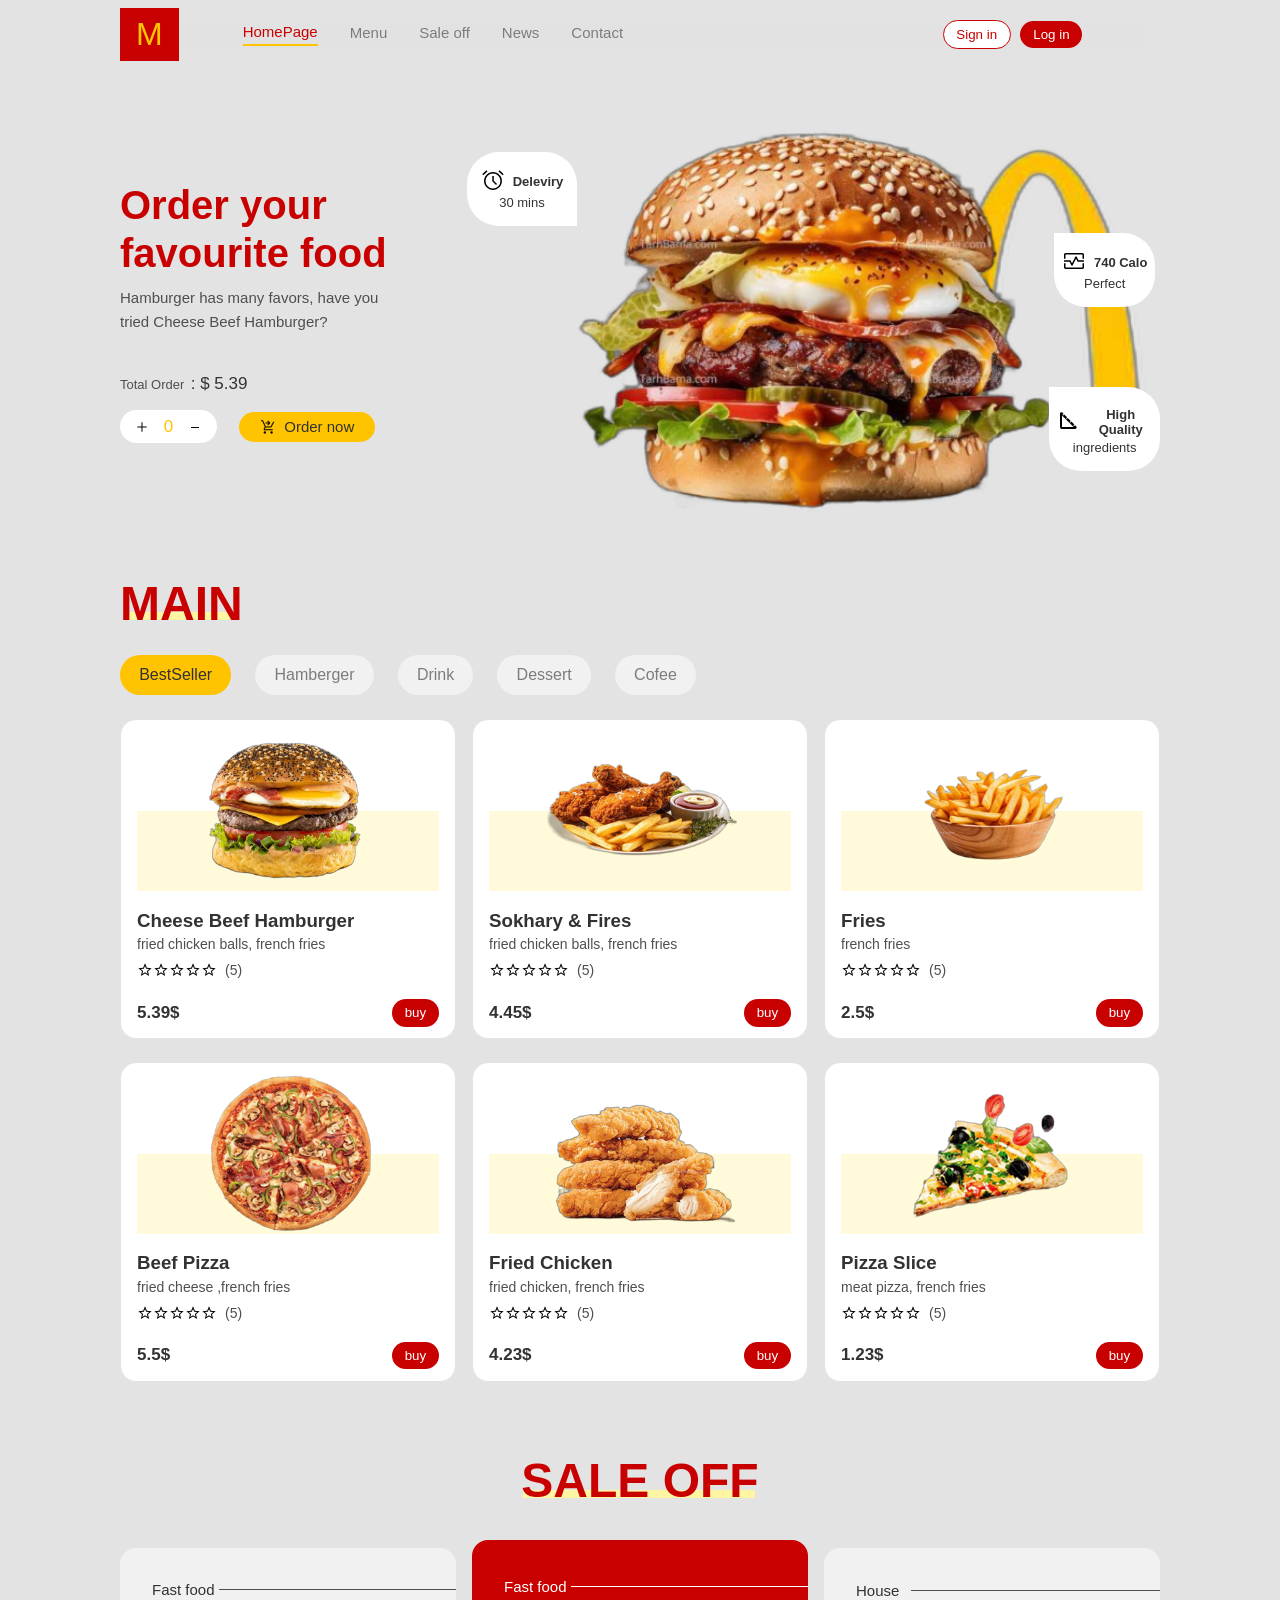
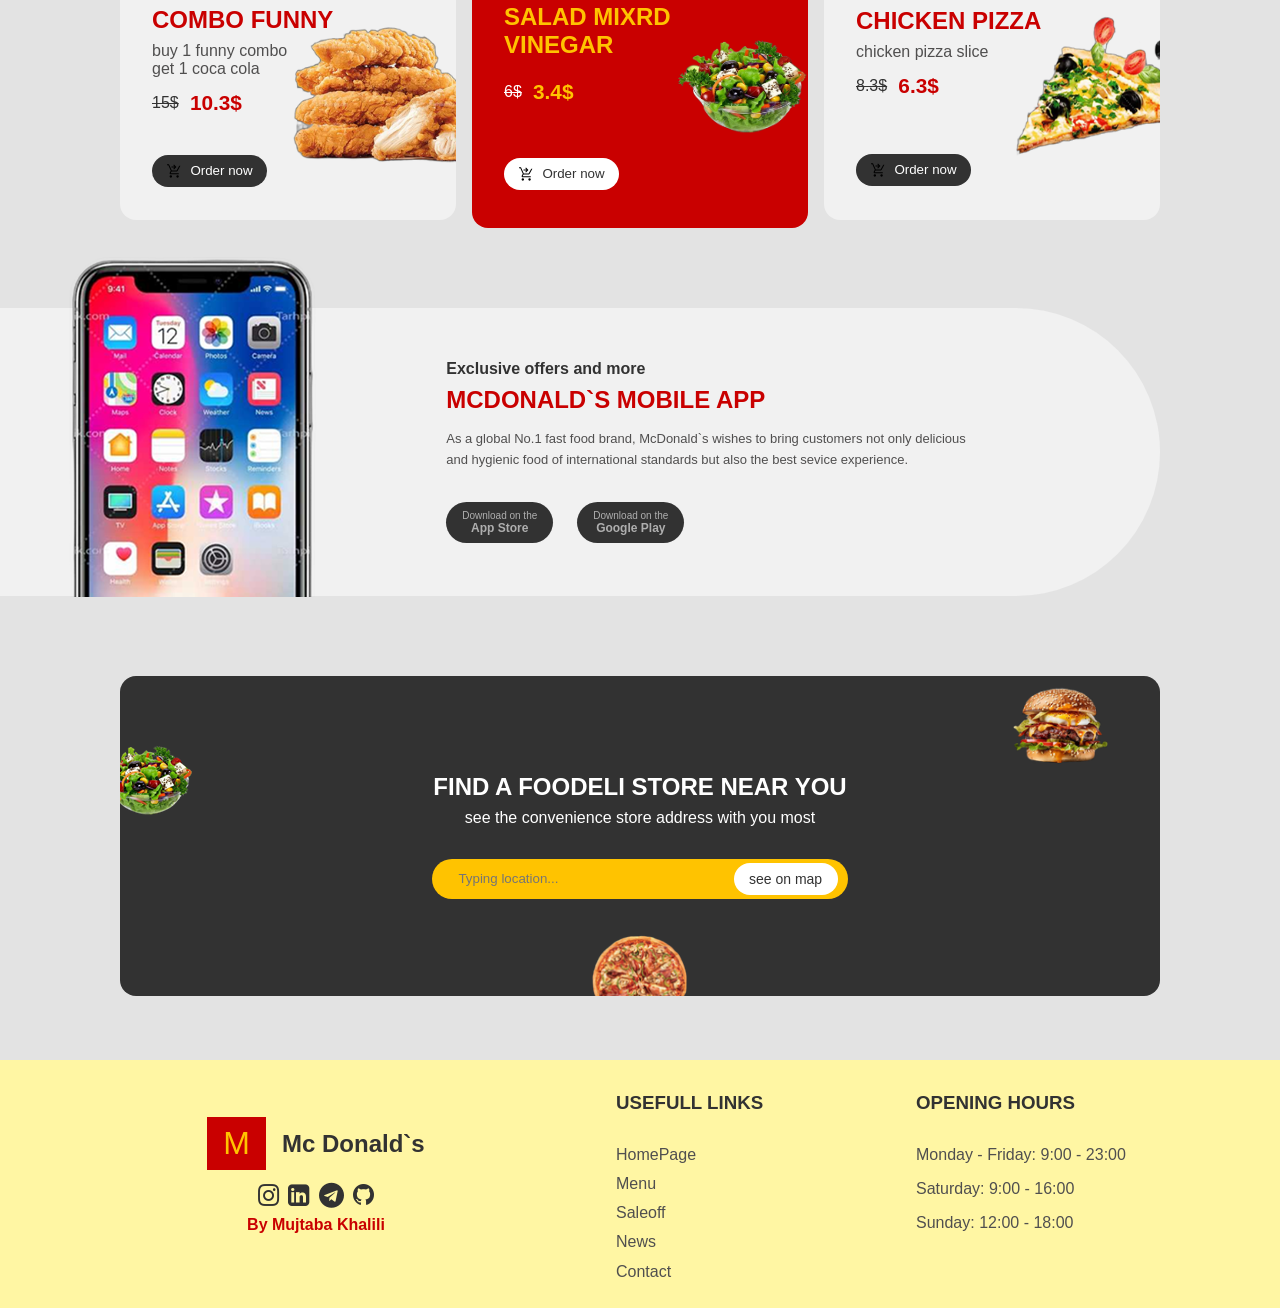
<file: index.html>
<!DOCTYPE html>

<html>
<head>
    <meta charset="UTF-8">
    <meta name="viewport" content="width=device-width, initial-scale=1.0">

    <title>Resturant Project</title>

    <!-- fafa icons -->
    <link rel="stylesheet" href="https://cdnjs.cloudflare.com/ajax/libs/font-awesome/4.7.0/css/font-awesome.min.css">

    <link rel="stylesheet" href="css/style.css">
    <link rel="stylesheet" href="css/responsive.css">
    <link rel="stylesheet" href="css/main.css">
    <link rel="stylesheet" href="css/contact_us.css">
</head>

<body class="flex">

    <div class="header_nav_bar0 flex">
        <div class="arrow"></div>
        <ul class="nav_bar flex">
            <li id="home" class="nav_bar_items nav_bar_itams_active flex">
                <img class="menu_icon" src="src/home.svg" alt="">
                <span>HomePage</span>
            </li>
            <li id="menu0" class="nav_bar_items flex">
                <img class="menu_icon" src="src/menu_icon.svg" alt="">
                <span>Menu</span>
            </li>
            <li id="sale" class="nav_bar_items flex">
                <img class="menu_icon" src="src/celebration.svg" alt="">
                <span>Sale off</span>
            </li>
            <li id="news" class="nav_bar_items flex">
                <img class="menu_icon" src="src/eventnote.svg" alt="">
                <span>News</span>
            </li>
            <li id="contact" class="nav_bar_items flex">
                <img class="menu_icon" src="src/supportagent.svg" alt="">
                <span><a class="contact_hover" href="contact_us.html">Contact</a></span>
            </li>
        </ul>
    </div>

    <div class="container flex">

        <header class="header flex">
            <!-- header ------------------------------------------------------------------------ -->
            <div class="header_nav flex">
                <div class="header_logo">
                    <a href="#">M</a>
                </div>
    
                <div class="header_nav_bar flex">
                    <div class="arrow"></div>
                    <ul class="nav_bar flex">
                        <li id="home" class="nav_bar_items nav_bar_itams_active flex">
                            <img class="menu_icon" src="src/home.svg" alt="">
                            <span>HomePage</span>
                        </li>
                        <li id="menu0" class="nav_bar_items flex">
                            <img class="menu_icon" src="src/menu_icon.svg" alt="">
                            <span>Menu</span>
                        </li>
                        <li id="sale" class="nav_bar_items flex">
                            <img class="menu_icon" src="src/celebration.svg" alt="">
                            <span>Sale off</span>
                        </li>
                        <li id="news" class="nav_bar_items flex">
                            <img class="menu_icon" src="src/eventnote.svg" alt="">
                            <span>News</span>
                        </li>
                        <li id="contact" class="nav_bar_items flex">
                            <img class="menu_icon" src="src/supportagent.svg" alt="">
                            <span><a class="contact_hover" href="contact_us.html">Contact</a></span>
                        </li>
                    </ul>
                </div>
    
                <div class="header_button flex">
                    <button class="header_button_signin">
                        <a href="signin.html">Sign in</a>
                    </button>
                    <button class="header_button_login">
                        <a href="login.html">Log in</a>
                    </button>
                </div>

                <div class="header_nav_bar_icon">
                    <img src="src/menu_icon.svg" alt="">
                </div>
            </div>

            <!-- header content ------------------------------------------------------------------------------>
            <div class="header_content">
                <!-- header content detail ----------------->
                <div class="header_content_detail flex">
                    <h1>Order your favourite food</h1>
                    <p>Hamburger has many favors, have you tried Cheese Beef Hamburger?</p>
                    
                    <div class="header_content_detail_price flex">
                        <label for="">Total Order</label>
                        <div class="detail_price">
                            : $ <span>5.39</span>
                        </div>
                    </div>
                    <div class="header_content_detail_order flex">
                        <div class="counter flex">
                            <img id="add" src="src/add_icon.svg" alt="">
                            <span id="count">0</span>
                            <img id="mines" src="src/mines_icon.svg" alt="">
                        </div>
                        <button class="flex">
                            <img id="shop" src="src/shop.svg" alt="">
                            Order now
                        </button>
                    </div>
                </div>

                <!-- header content img & comments -->
                <div class="header_content_img">
                    <div class="deleviry_container">
                        <div id="deleviry_box" class="deleviry">
                            <div class="deleviry_img flex">
                                <img src="src/alarm.svg" alt="">
                                <p id="title" class="deleviry_title">Deleviry</p>
                            </div>
                            <p>30 mins</p>
                        </div>
                    </div>
                    
                    <!-- header content img -->
                    <img class="humber_img" src="src/hamber.png" alt="">

                    <div class="quality flex">
                        <div id="deleviry_box_2">
                            <div id="calo_box" class="deleviry">
                                <div class="deleviry_img flex">
                                    <img src="src/alarm.svg" alt="">
                                    <p id="title" class="deleviry_title">Deleviry</p>
                                </div>
                                <p>30 mins</p>
                            </div>
                        </div>

                        <div id="calo_box" class="deleviry">
                            <div class="deleviry_img flex">
                                <img src="src/monitorheart.svg" alt="">
                                <p id="title" class="deleviry_title">740 Calo</p>
                            </div>
                            <p>Perfect</p>
                        </div>
                        
                        <div id="calo_box" class="deleviry">
                            <div class="deleviry_img flex">
                                <img src="src/quality.svg" alt="">
                                <p id="title" class="deleviry_title">High Quality</p>
                            </div>
                            <p>ingredients</p>
                        </div>
                    </div>
                </div>

                <!-- header content detail buttons appear in 576px size screen -->
                <div class="header_content_detail_order_2 flex">
                    <div class="counter flex">
                        <img id="add1" src="src/add_icon.svg" alt="">
                        <span id="count1">0</span>
                        <img id="mines1" src="src/mines_icon.svg" alt="">
                    </div>
                    <button class="flex">
                        <img id="shop" src="src/shop.svg" alt="">
                        Order now
                    </button>
                </div>

            </div>
            
        </header>

        <main class="main">
            <h1 id="main_top" class="main_title">
                MAIN
                <div class="title_border"></div>
            </h1>

            <!-- menu ------------------------------------------------------ -->
            <section class="menu_section">

                <!-- menu list -->
                <ul class="menu flex">
                    <li id="bestseller" class="menu_items menu_items_active">BestSeller</li>
                    <li id="humberger" class="menu_items">Hamberger</li>
                    <li id="drink" class="menu_items">Drink</li>
                    <li id="dessert" class="menu_items">Dessert</li>
                    <li id="cofee" class="menu_items">Cofee</li>
                </ul>
    
                <!-- all products -->
                <div class="all_product flex">
                    <!-- best seller -->
                    <div class="all_product_items best_seller_product">
                        <div class="product">
                            <div class="product_items">
                                <div class="product_items_img flex">
                                    <img src="src/humber2.png" alt="">
                                    <div class="product_img_shadow"></div>
                                </div>
                                <h3>Cheese Beef Hamburger</h4>
                                <p class="star">fried chicken balls, french fries</p>
                                <div class="star flex">
                                    <div class="star_img flex">
                                        <img class="star_img_items" src="src/star.svg" alt="" class="star">
                                        <img class="star_img_items" src="src/star.svg" alt="" class="star">
                                        <img class="star_img_items" src="src/star.svg" alt="" class="star">
                                        <img class="star_img_items" src="src/star.svg" alt="" class="star">
                                        <img class="star_img_items" src="src/star.svg" alt="" class="star">
                                    </div>
                                    (5)
                                </div>
                                <div class="flex buy">
                                    <p class="buy_price">5.39$</p>
                                    <button>buy</button>
                                </div>
                            </div>
            
                            <div class="product_items">
                                <div class="product_items_img flex">
                                    <img src="src/sokhary.png" alt="">
                                    <div class="product_img_shadow"></div>
                                </div>
                                <h3>Sokhary & Fires</h4>
                                <p class="star">fried chicken balls, french fries</p>
                                <div class="star flex">
                                    <div class="star_img flex">
                                        <img class="star_img_items" src="src/star.svg" alt="" class="star">
                                        <img class="star_img_items" src="src/star.svg" alt="" class="star">
                                        <img class="star_img_items" src="src/star.svg" alt="" class="star">
                                        <img class="star_img_items" src="src/star.svg" alt="" class="star">
                                        <img class="star_img_items" src="src/star.svg" alt="" class="star">
                                    </div>
                                    (5)
                                </div>
                                <div class="flex buy">
                                    <p class="buy_price">4.45$</p>
                                    <button>buy</button>
                                </div>
                            </div>
            
                            <div class="product_items">
                                <div class="product_items_img flex">
                                    <img src="src/fries.png" alt="">
                                    <div class="product_img_shadow"></div>
                                </div>
                                <h3>Fries</h4>
                                <p class="star">french fries</p>
                                <div class="star flex">
                                    <div class="star_img flex">
                                        <img class="star_img_items" src="src/star.svg" alt="" class="star">
                                        <img class="star_img_items" src="src/star.svg" alt="" class="star">
                                        <img class="star_img_items" src="src/star.svg" alt="" class="star">
                                        <img class="star_img_items" src="src/star.svg" alt="" class="star">
                                        <img class="star_img_items" src="src/star.svg" alt="" class="star">
                                    </div>
                                    (5)
                                </div>
                                <div class="flex buy">
                                    <p class="buy_price">2.5$</p>
                                    <button>buy</button>
                                </div>
                            </div>
            
                            <div class="product_items">
                                <div class="product_items_img flex">
                                    <img class="pizza_img" src="src/pizza.png" alt="">
                                    <div class="product_img_shadow"></div>
                                </div>
                                <h3>Beef Pizza</h4>
                                <p class="star">fried cheese ,french fries</p>
                                <div class="star flex">
                                    <div class="star_img flex">
                                        <img class="star_img_items" src="src/star.svg" alt="" class="star">
                                        <img class="star_img_items" src="src/star.svg" alt="" class="star">
                                        <img class="star_img_items" src="src/star.svg" alt="" class="star">
                                        <img class="star_img_items" src="src/star.svg" alt="" class="star">
                                        <img class="star_img_items" src="src/star.svg" alt="" class="star">
                                    </div>
                                    (5)
                                </div>
                                <div class="flex buy">
                                    <p class="buy_price">5.5$</p>
                                    <button>buy</button>
                                </div>
                            </div>
            
                            <div class="product_items">
                                <div class="product_items_img flex">
                                    <img src="src/chicken.png" alt="">
                                    <div class="product_img_shadow"></div>
                                </div>
                                <h3>Fried Chicken</h4>
                                <p class="star">fried chicken, french fries</p>
                                <div class="star flex">
                                    <div class="star_img flex">
                                        <img class="star_img_items" src="src/star.svg" alt="" class="star">
                                        <img class="star_img_items" src="src/star.svg" alt="" class="star">
                                        <img class="star_img_items" src="src/star.svg" alt="" class="star">
                                        <img class="star_img_items" src="src/star.svg" alt="" class="star">
                                        <img class="star_img_items" src="src/star.svg" alt="" class="star">
                                    </div>
                                    (5)
                                </div>
                                <div class="flex buy">
                                    <p class="buy_price">4.23$</p>
                                    <button>buy</button>
                                </div>
                            </div>
            
                            <div class="product_items">
                                <div class="product_items_img flex">
                                    <img src="src/pizza_slice.png" alt="">
                                    <div class="product_img_shadow"></div>
                                </div>
                                <h3>Pizza Slice</h4>
                                <p class="star">meat pizza, french fries</p>
                                <div class="star flex">
                                    <div class="star_img flex">
                                        <img class="star_img_items" src="src/star.svg" alt="" class="star">
                                        <img class="star_img_items" src="src/star.svg" alt="" class="star">
                                        <img class="star_img_items" src="src/star.svg" alt="" class="star">
                                        <img class="star_img_items" src="src/star.svg" alt="" class="star">
                                        <img class="star_img_items" src="src/star.svg" alt="" class="star">
                                    </div>
                                    (5)
                                </div>
                                <div class="flex buy">
                                    <p class="buy_price">1.23$</p>
                                    <button>buy</button>
                                </div>
                            </div>
            
                        </div>
                    </div>

                    <!-- humberger -->
                    <div class="all_product_items humberger_product">
                        <div class="product">
                            <div class="product_items">
                                <div class="product_items_img flex">
                                    <img src="src/cheese_berger.png" alt="">
                                    <div class="product_img_shadow"></div>
                                </div>
                                <h3>Cheese Beef Hamburger</h4>
                                <p class="star">fried chicken balls, french fries</p>
                                <div class="star flex">
                                    <div class="star_img flex">
                                        <img class="star_img_items" src="src/star.svg" alt="" class="star">
                                        <img class="star_img_items" src="src/star.svg" alt="" class="star">
                                        <img class="star_img_items" src="src/star.svg" alt="" class="star">
                                        <img class="star_img_items" src="src/star.svg" alt="" class="star">
                                        <img class="star_img_items" src="src/star.svg" alt="" class="star">
                                    </div>
                                    (5)
                                </div>
                                <div class="flex buy">
                                    <p class="buy_price">5.39$</p>
                                    <button>buy</button>
                                </div>
                            </div>

                            <div class="product_items">
                                <div class="product_items_img flex">
                                    <img src="src/humber2.png" alt="">
                                    <div class="product_img_shadow"></div>
                                </div>
                                <h3>Cheese Burger</h4>
                                <p class="star">fried beef, french fries</p>
                                <div class="star flex">
                                    <div class="star_img flex">
                                        <img class="star_img_items" src="src/star.svg" alt="" class="star">
                                        <img class="star_img_items" src="src/star.svg" alt="" class="star">
                                        <img class="star_img_items" src="src/star.svg" alt="" class="star">
                                        <img class="star_img_items" src="src/star.svg" alt="" class="star">
                                        <img class="star_img_items" src="src/star.svg" alt="" class="star">
                                    </div>
                                    (5)
                                </div>
                                <div class="flex buy">
                                    <p class="buy_price">6.4$</p>
                                    <button>buy</button>
                                </div>
                            </div>

                            <div class="product_items">
                                <div class="product_items_img flex">
                                    <img src="src/humber3.png" alt="">
                                    <div class="product_img_shadow"></div>
                                </div>
                                <h3>Chicken Burger</h4>
                                <p class="star">fried chicken balls, french fries</p>
                                <div class="star flex">
                                    <div class="star_img flex">
                                        <img class="star_img_items" src="src/star.svg" alt="" class="star">
                                        <img class="star_img_items" src="src/star.svg" alt="" class="star">
                                        <img class="star_img_items" src="src/star.svg" alt="" class="star">
                                        <img class="star_img_items" src="src/star.svg" alt="" class="star">
                                        <img class="star_img_items" src="src/star.svg" alt="" class="star">
                                    </div>
                                    (5)
                                </div>
                                <div class="flex buy">
                                    <p class="buy_price">4.39$</p>
                                    <button>buy</button>
                                </div>
                            </div>
                        </div>
                    </div>

                    <!-- drink -->
                    <div class="all_product_items drink_product">
                        <div class="product">
                            <div class="product_items">
                                <div class="product_items_img flex">
                                    <img src="src/limon.png" alt="">
                                    <div class="product_img_shadow"></div>
                                </div>
                                <h3>Limonade</h4>
                                <p class="star">ice lemonade</p>
                                <div class="star flex">
                                    <div class="star_img flex">
                                        <img class="star_img_items" src="src/star.svg" alt="" class="star">
                                        <img class="star_img_items" src="src/star.svg" alt="" class="star">
                                        <img class="star_img_items" src="src/star.svg" alt="" class="star">
                                        <img class="star_img_items" src="src/star.svg" alt="" class="star">
                                        <img class="star_img_items" src="src/star.svg" alt="" class="star">
                                    </div>
                                    (5)
                                </div>
                                <div class="flex buy">
                                    <p class="buy_price">2.39$</p>
                                    <button>buy</button>
                                </div>
                            </div>

                            <div class="product_items">
                                <div class="product_items_img flex">
                                    <img src="src/redbull.png" alt="">
                                    <div class="product_img_shadow"></div>
                                </div>
                                <h3>RedBull</h4>
                                <p class="star">ice redbull</p>
                                <div class="star flex">
                                    <div class="star_img flex">
                                        <img class="star_img_items" src="src/star.svg" alt="" class="star">
                                        <img class="star_img_items" src="src/star.svg" alt="" class="star">
                                        <img class="star_img_items" src="src/star.svg" alt="" class="star">
                                        <img class="star_img_items" src="src/star.svg" alt="" class="star">
                                        <img class="star_img_items" src="src/star.svg" alt="" class="star">
                                    </div>
                                    (5)
                                </div>
                                <div class="flex buy">
                                    <p class="buy_price">3.39$</p>
                                    <button>buy</button>
                                </div>
                            </div>

                            <div class="product_items">
                                <div class="product_items_img flex">
                                    <img src="src/monster.png" alt="">
                                    <div class="product_img_shadow"></div>
                                </div>
                                <h3>Monster</h4>
                                <p class="star">ice monster</p>
                                <div class="star flex">
                                    <div class="star_img flex">
                                        <img class="star_img_items" src="src/star.svg" alt="" class="star">
                                        <img class="star_img_items" src="src/star.svg" alt="" class="star">
                                        <img class="star_img_items" src="src/star.svg" alt="" class="star">
                                        <img class="star_img_items" src="src/star.svg" alt="" class="star">
                                        <img class="star_img_items" src="src/star.svg" alt="" class="star">
                                    </div>
                                    (5)
                                </div>
                                <div class="flex buy">
                                    <p class="buy_price">4.39$</p>
                                    <button>buy</button>
                                </div>
                            </div>
                        </div>
                    </div>

                    <!-- dessert -->
                    <div class="all_product_items dessert_product">
                        <div class="product">
                            <div class="product_items">
                                <div class="product_items_img flex">
                                    <img src="src/dessert1.png" alt="">
                                    <div class="product_img_shadow"></div>
                                </div>
                                <h3>Dessert</h4>
                                <p class="star">cream, banana, starwberry</p>
                                <div class="star flex">
                                    <div class="star_img flex">
                                        <img class="star_img_items" src="src/star.svg" alt="" class="star">
                                        <img class="star_img_items" src="src/star.svg" alt="" class="star">
                                        <img class="star_img_items" src="src/star.svg" alt="" class="star">
                                        <img class="star_img_items" src="src/star.svg" alt="" class="star">
                                        <img class="star_img_items" src="src/star.svg" alt="" class="star">
                                    </div>
                                    (5)
                                </div>
                                <div class="flex buy">
                                    <p class="buy_price">3$</p>
                                    <button>buy</button>
                                </div>
                            </div>

                            <div class="product_items">
                                <div class="product_items_img flex">
                                    <img src="src/dessert2.png" alt="">
                                    <div class="product_img_shadow"></div>
                                </div>
                                <h3>Dessert</h4>
                                <p class="star">choclate, banana</p>
                                <div class="star flex">
                                    <div class="star_img flex">
                                        <img class="star_img_items" src="src/star.svg" alt="" class="star">
                                        <img class="star_img_items" src="src/star.svg" alt="" class="star">
                                        <img class="star_img_items" src="src/star.svg" alt="" class="star">
                                        <img class="star_img_items" src="src/star.svg" alt="" class="star">
                                        <img class="star_img_items" src="src/star.svg" alt="" class="star">
                                    </div>
                                    (5)
                                </div>
                                <div class="flex buy">
                                    <p class="buy_price">3.2$</p>
                                    <button>buy</button>
                                </div>
                            </div>

                        </div>
                    </div>

                     <!-- cofee -->
                    <div class="all_product_items cofee_product">
                        <div class="product">
                            <div class="product_items">
                                <div class="product_items_img flex">
                                    <img src="src/cofee (1).png" alt="">
                                    <div class="product_img_shadow"></div>
                                </div>
                                <h3>Esspreso</h4>
                                <p class="star">hot cofee</p>
                                <div class="star flex">
                                    <div class="star_img flex">
                                        <img class="star_img_items" src="src/star.svg" alt="" class="star">
                                        <img class="star_img_items" src="src/star.svg" alt="" class="star">
                                        <img class="star_img_items" src="src/star.svg" alt="" class="star">
                                        <img class="star_img_items" src="src/star.svg" alt="" class="star">
                                        <img class="star_img_items" src="src/star.svg" alt="" class="star">
                                    </div>
                                    (5)
                                </div>
                                <div class="flex buy">
                                    <p class="buy_price">2.5$</p>
                                    <button>buy</button>
                                </div>
                            </div>

                            <div class="product_items">
                                <div class="product_items_img flex">
                                    <img src="src/cofee2 (1).png" alt="">
                                    <div class="product_img_shadow"></div>
                                </div>
                                <h3>Capuchino</h4>
                                <p class="star">hot choclate</p>
                                <div class="star flex">
                                    <div class="star_img flex">
                                        <img class="star_img_items" src="src/star.svg" alt="" class="star">
                                        <img class="star_img_items" src="src/star.svg" alt="" class="star">
                                        <img class="star_img_items" src="src/star.svg" alt="" class="star">
                                        <img class="star_img_items" src="src/star.svg" alt="" class="star">
                                        <img class="star_img_items" src="src/star.svg" alt="" class="star">
                                    </div>
                                    (5)
                                </div>
                                <div class="flex buy">
                                    <p class="buy_price">2.89$</p>
                                    <button>buy</button>
                                </div>
                            </div>

                            <div class="product_items">
                                <div class="product_items_img flex">
                                    <img src="src/cofee4 (1).png" alt="">
                                    <div class="product_img_shadow"></div>
                                </div>
                                <h3>Latee</h4>
                                <p class="star">hot cofee</p>
                                <div class="star flex">
                                    <div class="star_img flex">
                                        <img class="star_img_items" src="src/star.svg" alt="" class="star">
                                        <img class="star_img_items" src="src/star.svg" alt="" class="star">
                                        <img class="star_img_items" src="src/star.svg" alt="" class="star">
                                        <img class="star_img_items" src="src/star.svg" alt="" class="star">
                                        <img class="star_img_items" src="src/star.svg" alt="" class="star">
                                    </div>
                                    (5)
                                </div>
                                <div class="flex buy">
                                    <p class="buy_price">2.98$</p>
                                    <button>buy</button>
                                </div>
                            </div>

                        </div>
                    </div>

                </div>

            </section>

            <!-- sale off -------------------------------------------------- -->
            <section class="saleoff">

                <!-- sale off title -->
                <h1 class="main_title saleoff_title">
                    SALE OFF
                    <div class="title_border saleoff_title_border"></div>
                </h1>

                <!-- saleoff_item_container -->
                 <div class="saleoff_item_container">
                    <!-- first -->
                    <div class="saleoff_items flex">
                        <div class="saleoff_items_lable flex">
                            <span>Fast food</span>
                            <div class="saleoff_items_lable_line"></div>
                        </div>

                        <h2 class="saleoff_items_title">COMBO FUNNY</h2>

                        <P class="saleoff_items_info">
                            buy 1 funny combo get 1 coca cola
                        </P>

                        <div class="saleoff_items_price flex">
                            <p class="real_price">15$</p>
                            <p class="off_price">10.3$</p>
                        </div>

                        <button class="saleoff_items_button flex">
                            <img id="shop" src="src/shop.svg" alt="">
                            Order now
                        </button>
                    </div>
                    <!-- second -->
                    <div class="saleoff_items flex">
                        <div class="saleoff_items_lable flex">
                            <span>Fast food</span>
                            <div class="saleoff_items_lable_line"></div>
                        </div>

                        <h2 class="saleoff_items_title">SALAD MIXRD VINEGAR</h2>

                        <div class="saleoff_items_price flex">
                            <p class="real_price">6$</p>
                            <p class="off_price">3.4$</p>
                        </div>

                        <button class="saleoff_items_button flex">
                            <img id="shop" src="src/shop.svg" alt="">
                            Order now
                        </button>
                    </div>
                    <!-- third -->
                    <div class="saleoff_items flex">
                        <div class="saleoff_items_lable flex">
                            <span>House</span>
                            <div class="saleoff_items_lable_line"></div>
                        </div>

                        <h2 class="saleoff_items_title">CHICKEN PIZZA</h2>

                        <P class="saleoff_items_info">
                            chicken pizza slice
                        </P>

                        <div class="saleoff_items_price flex">
                            <p class="real_price">8.3$</p>
                            <p class="off_price">6.3$</p>
                        </div>

                        <button class="saleoff_items_button flex">
                            <img id="shop" src="src/shop.svg" alt="">
                            Order now
                        </button>
                    </div>
                 </div>

            </section>

            <!-- mobile app --------------------------------------------------->
             <section class="mobile_app_container flex">

                <div class="mobile_app">
                    <!-- mobile iphone image ------------------ -->
                    <div class="mobile_app_img">
                        <div class="iphone_img">
                            <img src="src/iphone.png" alt="">
                        </div>
                    </div>
                    <!-- mobile app detail ------------------- -->
                    <div class="mobile_app_detail flex">
                        <h4 class="mobile_app_detail_lable">Exclusive offers and more</h4>
                        <h1 class="mobile_app_detail_title">MCDONALD`S MOBILE APP</h1>
                        <p class="mobile_app_detail_info">
                            As a global No.1 fast food brand, McDonald`s wishes to bring customers not only delicious
                            and hygienic food of international standards but also the best sevice experience.
                        </p>
                        <div class="download_link flex">
                            <div class="links flex">
                                <span>Download on the</span>
                                <span>App Store</span>
                            </div>
                            <div class="links flex">
                                <span>Download on the</span>
                                <span>Google Play</span>
                            </div>
                        </div>
                    </div>
                </div>

             </section>
            
             <!-- search -->
              <section class="search flex">
                <img class="search_salad_img" src="src/search_salad.png" alt="">
                <img class="search_pizza_img" src="src/search_pizza.png" alt="">
                <img class="search_humber_img" src="src/search_humber.png" alt="">

                <h1 class="search_title">FIND A FOODELI STORE NEAR YOU</h1>
                <p class="search_info">see the convenience store address with you most</p>
                <div class="search_box flex">
                    <input type="text" placeholder="Typing location...">
                    <div class="flex">see on map</div>
                </div>
              </section>

        </main>

    </div>

    <!-- footer ---------------------------------------------------- -->
    <footer class="footer">
        <!-- logo && title ----------------------------- -->
        <section class="footer_logo flex">
            <div class="footer_logo_title flex">
                <div class="header_logo">
                    <a href="#">M</a>
                </div>
                <h1>Mc Donald`s</h1>
            </div>
            <div class="footer_icons">
                <i class="fa fa-instagram" aria-hidden="true"></i>
                <i class="fa fa-linkedin-square" aria-hidden="true"></i>
                <i class="fa fa-telegram" aria-hidden="true"></i>
                <i class="fa fa-github" aria-hidden="true"></i>
            </div>
            <div class="footer_by">
                By Mujtaba Khalili
            </div>
        </section>

        <!-- usefull links --------------------------------- -->
        <section class="footer_usefull_links">
            <h3 class="footer_section_title">USEFULL LINKS</h3>
            <ul class="footer_menu">
                <li id="home_footer" class="footermenu_items">HomePage</li>
                <li id="menu_footer" class="footermenu_items">Menu</li>
                <li id="sale_footer" class="footermenu_items">Saleoff</li>
                <li id="news_footer" class="footermenu_items">News</li>
                <li id="contact_footer" class="footermenu_items"><a href="contact_us.html">Contact</a></li>
            </ul>
        </section>

        <!-- opening hours ------------------------------------ -->
        <section class="footer_opening_hours">
            <h3 class="footer_section_title">OPENING HOURS</h3>
            <p>Monday - Friday: 9:00 - 23:00</p>
            <p>Saturday: 9:00 - 16:00</p>
            <p>Sunday: 12:00 - 18:00</p>
        </section>
        
    </footer>
    
    <script src="js/script.js"></script>
</body>
</html>
</file>
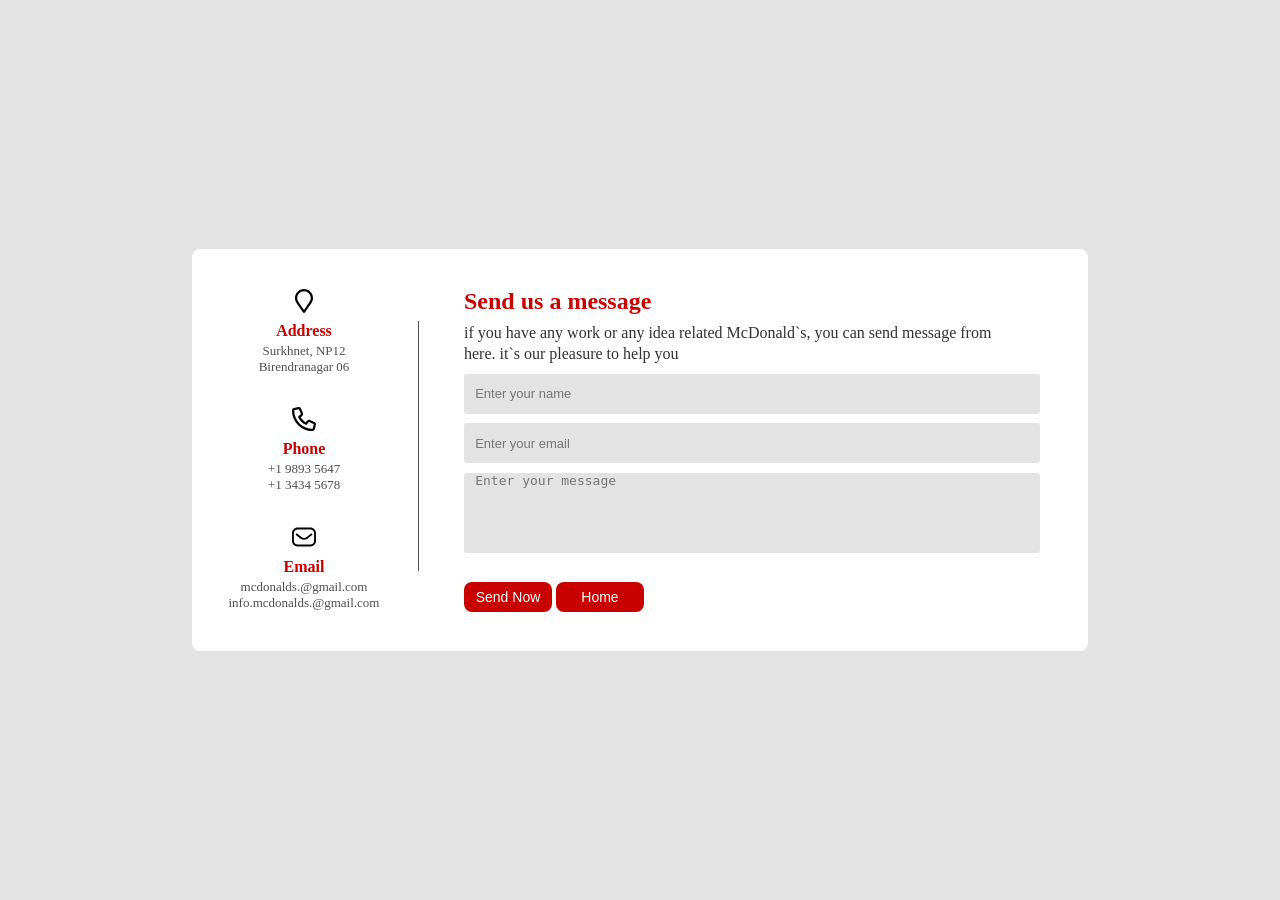
<file: contact_us.html>
<!DOCTYPE html>
<html lang="en"  class="html">
<head>
    <meta charset="UTF-8">
    <meta name="viewport" content="width=device-width, initial-scale=1.0">
    <title>Contact Us</title>

    <link rel="stylesheet" href="css/contact_us.css">
</head>
<body class="body">
    <div class="contact_container">
        <div class="contact_ways flex_box">
            <div class="contact_ways_items flex_box">
                <div class="contact_icon">
                    <img src="src/location.svg" alt="">
                </div>
                <h4>Address</h4>
                <p>
                    Surkhnet, NP12 <br>
                    Birendranagar 06
                </p>
            </div>

            <div class="contact_ways_items flex_box">
                <div class="contact_icon">
                    <img src="src/phone.svg" alt="">
                </div>
                <h4>Phone</h4>
                <p>
                    +1 9893 5647 <br>
                    +1 3434 5678
                </p>
            </div>

            <div class="contact_ways_items flex_box">
                <div class="contact_icon">
                    <img src="src/mail.svg" alt="">
                </div>
                <h4>Email</h4>
                <p>
                    mcdonalds.@gmail.com <br>
                    info.mcdonalds.@gmail.com
                </p>
            </div>
        </div>

        <div class="contact_msg flex_box">
            <form action="" class="message_form flex_box">
                <h2>Send us a message</h2>
                <p>if you have any work or any idea related McDonald`s, you can send message from here. it`s our pleasure to help you</p>
                <input type="text" placeholder="Enter your name">
                <input type="text" placeholder="Enter your email">
                <textarea name="" id="" placeholder="Enter your message"></textarea>
                <div>
                    <button>Send Now</button>
                    <button><a href="index.html">Home</a></button>
                </div>
            </form>
        </div>
    </div>
    
</body>
</html>
</file>
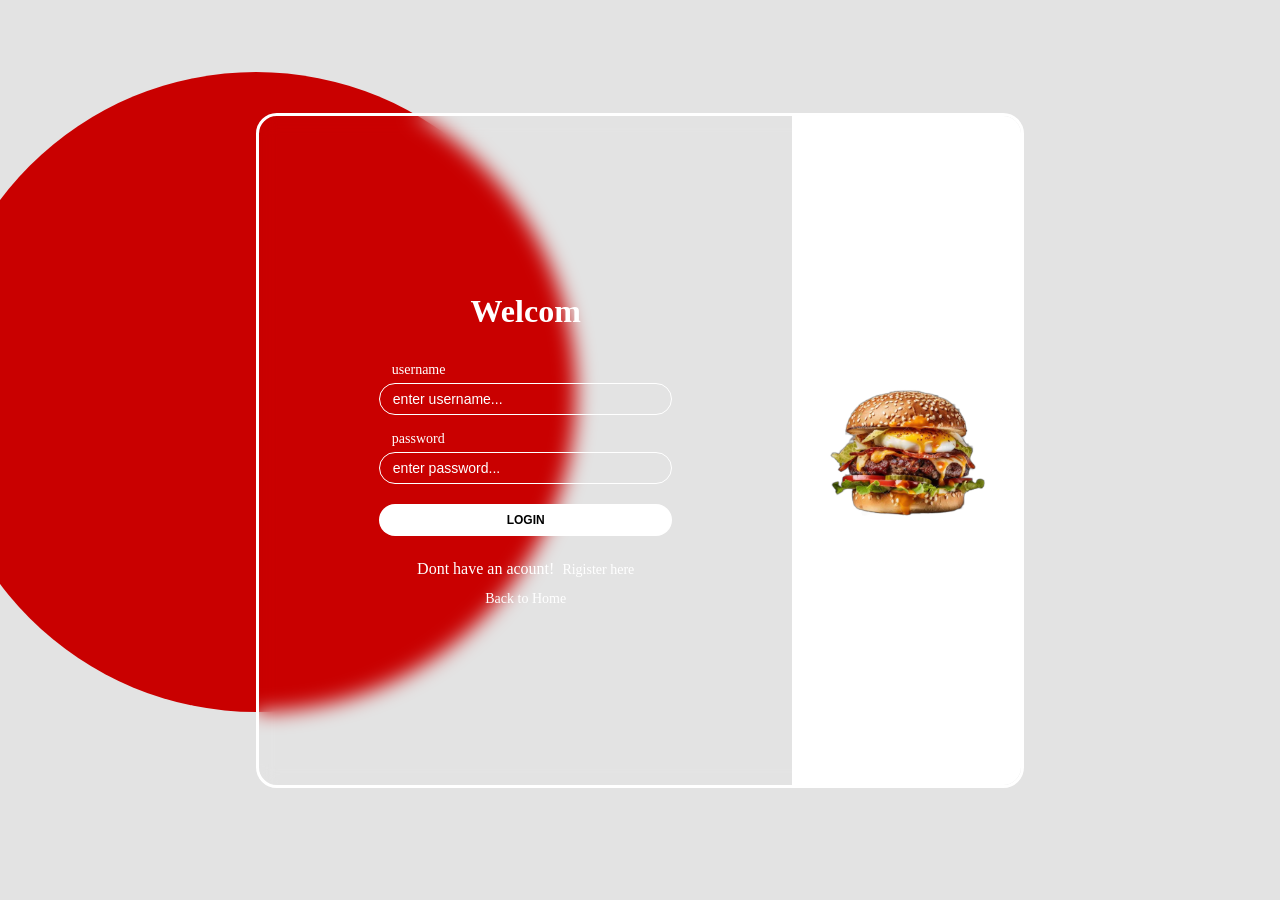
<file: login.html>
<!DOCTYPE html>

<html>
<head>
    <meta charset="UTF-8">
    <meta name="viewport" content="width=device-width, initial-scale=1.0">
    <title>Log in Form</title>

    <link rel="stylesheet" href="css/login.css">
</head>

<body class="body flex_box">
    <div class="background_circle"></div>

    <div class="login_container flex_box">
        <div class="form_container flex_box">
            <form class="flex_box" action="post">
                <h1>Welcom</h1>
                <lable>username</lable>
                <input class="username" type="text" placeholder="enter username..." >
                <span class="name_validation"></span>
                <lable>password</lable>
                <input class="password" type="password" placeholder="enter password..."> 
                <span class="pass_validation"></span>
                <button>LOGIN</button>
                <!-- <a href="">create your new acount</a> -->
                <div class="signup">
                    Dont have an acount!<a href="signin.html">Rigister here</a>
                </div>
                <a href="index.html">Back to Home</a>
            </form>
        </div>
        <div class="login_img flex_box">
            <img src="src/hamber.png" alt="">
        </div>
    </div>

    <script src="js/login.js"></script>
</body>

</html>
</file>
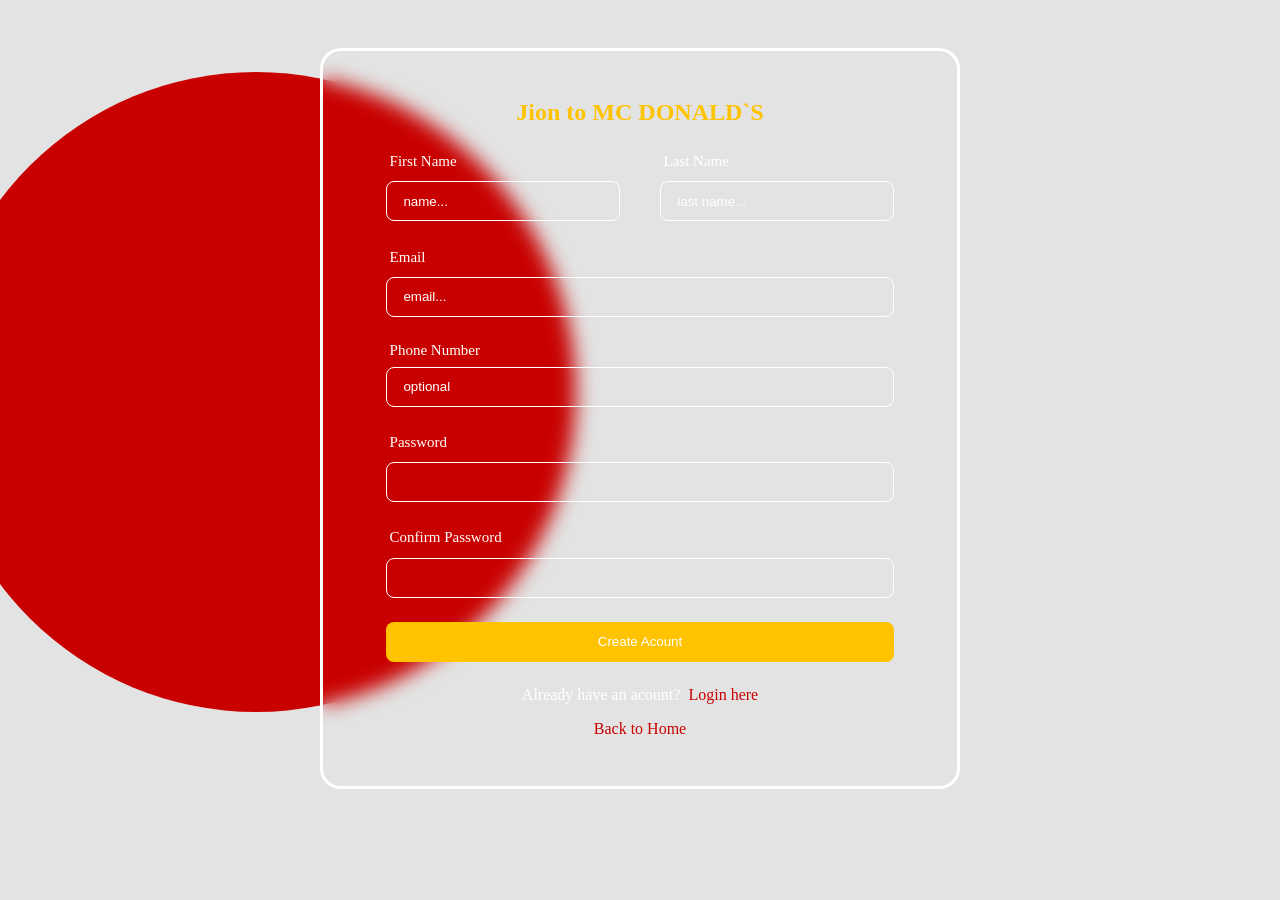
<file: signin.html>
<!DOCTYPE html>
<html lang="en">
<head>
    <meta charset="UTF-8">
    <meta name="viewport" content="width=device-width, initial-scale=1.0">
    <title>Sign in</title>
    <link rel="stylesheet" href="css/signin.css">
</head>

<body class="flex">
    <div class="background_circle"></div>

    <div class="signin_container flex">
        <h2>Jion to MC DONALD`S</h2>

        <div class="full_name flex">
            <div class="name flex">
                <lable>First Name</lable>
                <input type="text" placeholder="name...">
            </div>
            <div class="name flex">
                <lable>Last Name</lable>
                <input type="text" placeholder="last name...">
            </div>
        </div>

        <div class="email flex">
            <lable>Email</lable>
            <input type="text" placeholder="email...">
        </div>

        <div class="phone">
            <lable>Phone Number</lable>
            <input type="text" placeholder="optional">
        </div>

        <div class="password flex">
            <label for="pass">Password</label>
            <input id="pass" type="password">
            <label for="confirm-pass">Confirm Password</label>
            <input id="confirm-pass" type="password">
        </div>

        <button>Create Acount</button>
        
        <div>
            Already have an acount?<a href="login.html">Login here</a>
        </div>

        <a href="index.html">Back to Home</a>
    </div>
    
</body>
</html>
</file>
<file: css/style.css>
:root {
    --main__color: #C90000;

    --second__main__color: #FFC300;
    --shadow__color: #FFF6A3;

    --gray__header__menu__color: #7D7C7C;
    --gray__text__color: #504F4F;
    --gray__price__color: #323232;

    --menu__item__border__color: #E3E3E3;
    --menu__item__background__color: #F1F1F1;
}

*{
    margin: 0;
    padding: 0;
    box-sizing: border-box;
}

html {
    width: 100%;
    display: flex;
    flex-direction: column;
    justify-content: flex-start;
    align-items: center;

    font-family: sans-serif;
}

body {
    width: 100%;
    flex-direction: column;

    /* background-color: var(--menu__item__background__color); */
    background-color: var(--menu__item__border__color);
}

.flex {
    display: flex;
    justify-content: center;
    align-items: center;
}

img {
    width: 100%;
    height: 100%;
    object-fit: cover;
}

.container {
    max-width: 65rem;
    flex-direction: column;
}

/* header -------------------------------------------------------------------------------------------------------------------- */
.header {
    position: relative;
    max-width: 100%;
    padding: 1rem 0;
    margin: 0.5rem 0;

    flex-direction: column;
}

.header_nav {
    position: fixed;
    top: 0.5rem;
    width: 65rem;
    justify-content: space-between;
    z-index: 150;
    /* background-color: var(--menu__item__border__color); */
    background-color: #e3e3e361;
    backdrop-filter: blur(6px);
}

.header_logo {
    padding: 0.5rem 1rem;
    cursor: pointer;
    transition: 0.5s linear;

    text-align: center;
    font-size: 2rem;
    background-color: var(--main__color);
}

.header_logo:hover {
    transform: rotate(360deg);
}

.header_logo > a {
    text-decoration: none;
    color: var(--second__main__color);
}

.header_nav_bar0 {
    width: 35%;
    position: fixed;
    top: 0.1rem;
    left: -35%;
    bottom: 0.1rem;
    margin: 0;
    flex-direction: column;
    justify-content: flex-start;
    overflow: hidden;
    z-index: 180;

    border-top-right-radius: 1rem;
    border-bottom-right-radius: 1rem;
    transition: 0.3s linear;
    
    background: #c9000022;
    backdrop-filter: blur(7px);
    -webkit-backdrop-filter: blur(7px);
}

.header_nav_bar {
    flex: 1;
    justify-content: flex-start;
    margin: 0 3rem;

    box-shadow: none;
}

.header_nav_bar_active {
    /* box-shadow: 0px 0px 10px var(--main__color); */
    box-shadow: 0px 0px 10px var(--gray__header__menu__color);
}

.arrow {
    display: none;
    transition: 0.3s linear;
}

.menu_icon {
    display: none;
    width: 2rem;
    height: 2rem;
    margin-right: 1rem;
}

.nav_bar {
    text-decoration: none;
    list-style: none;

    color: var(--gray__header__menu__color);
}

.nav_bar_items {
    width: max-content;
    margin: 0 1rem;
    padding-bottom: 0.2rem;

   font-size: 15px;
   transition: 0.3s all linear;
   cursor: pointer;
}

.nav_bar_items:hover {
    transform: translateY(-6px);

    border-bottom: 2px solid var(--second__main__color);
    color: var(--main__color);
}

.nav_bar_itams_active {
    border-bottom: 2px solid var(--second__main__color);
    color: var(--main__color);
}

#contact a {
    color: var(--gray__header__menu__color);
}

.header_button {
    flex: 0.5;
}

.header_button button {
    padding: 0.4rem 0.8rem;
    margin: 0 0.3rem;
    border-radius: 1rem;
    outline: none;

    cursor: pointer;
    transition: 0.3s linear;
}

.header_button button a {
    text-decoration: none;
    color: inherit;
}

.header_button_signin {
    border: 0.5px solid var(--main__color);
    
    color: var(--main__color);
    background-color: white;
}

.header_button_signin:hover {
    transform: translateY(-6px);
    background-color: var(--main__color);
    color: white;
}

.header_button_login {
    border: none;
    background-color: var(--main__color);
    color: white;
}

.header_button_login:hover {
    transform: translateY(-6px);
    border: 0.5px solid var(--main__color);
    color: var(--main__color);
    background-color: white;
}

.header_nav_bar_icon {
    display: none;
    width: 2rem;
    height: 2rem;

    cursor: pointer;
}

/* header content -------------------------------------------------------------------------------------- */
.header_content {
    width: 100%;
    margin-top: 3rem;
    display: grid;
    grid-template-columns: 1fr 2fr;
    justify-content: center;
    align-content: center;
}

.header_content_detail {
    flex-direction: column;
    align-items: flex-start;
}

.header_content_detail h1 {
    color: var(--main__color);
    width: 80%;

    font-size: 2.5rem;
    line-height: 3rem;
}

.header_content_detail p {
    width: 80%;
    line-height: 1.5rem;
    margin-top: 0.6rem;
    margin-bottom: 2.5rem;

    font-size: 15px;
    color: var(--gray__text__color);
}

.header_content_detail_price {
    width: 80%;
    justify-content: flex-start;
    margin-bottom: 1rem;

    color: var(--gray__text__color);
}

.header_content_detail_price label {
    width: max-content;
    padding-right: 0.4rem;
    
    font-size: 13px;
}

.detail_price {
    color: var(--gray__price__color);
    font-size: 17px;
}

.header_content_detail_order {
    width: 80%;
    justify-content: flex-start;
}

.header_content_detail_order_2 {
    width: 100%;
    display: none;
}

.counter {
    width: 35%;
    justify-content: space-evenly;
    padding: 0.2rem 0;
    margin-right: 1.4rem;
    border-radius: 1.2rem;

    font-size: 17px;
    color: var(--second__main__color);
    background-color: white;
}

.counter img {
    width: 1rem;
    height: 1rem;

    cursor: pointer;
}

#mines{
    margin-bottom: 0.65rem;
}

.header_content_detail_order button, .header_content_detail_order_2 button {
    justify-content: space-evenly;
    padding: 0.42rem 1.3rem;
    border-radius: 1.2rem;
    border: none;

    font-size: 15px;
    color: var(--gray__price__color);
    background-color: var(--second__main__color);
    cursor: pointer;
}

.header_content_detail_order button:hover #shop {
    transform: rotate(360deg);
}

#shop {
    width: 1rem;
    height: 1rem;
    margin-right: 0.5rem;

    transition: 0.4s linear;
}

.header_content_img {
    display: grid;
    grid-template-columns: 1fr 3fr 1fr;
    gap: 0;
    height: 30rem;

    /* align-items: flex-start; */
    background-image: url("../src/logo.png");
    background-size: 143%;
    background-position: left;
}

#deleviry_box {
    background-color: white;
    height: max-content;
    padding: 1rem 0;

    border-top-right-radius: 2rem;
    border-top-left-radius: 2rem;
    border-bottom-left-radius: 2rem;
}

#deleviry_box_2 {
    display: none;
}

#calo_box {
    background-color: white;
    height: max-content;
    padding: 1rem 0.5rem;

    border-top-right-radius: 2rem;
    border-bottom-left-radius: 2rem;
    border-bottom-right-radius: 2rem;
}

.deleviry {
    margin-top: 5rem;
}

.deleviry_img img {
    width: 1.5rem;
    height: 1.5rem;
    margin-right: 0.5rem;
}

.deleviry_title {
    color: var(--gray__price__color);
    font-size: 0.9rem;
    font-weight: bold;
}

.deleviry p {
    text-align: center;
    margin-top: 0.2rem;
    font-size: 13px;
    color: var(--gray__price__color);
}

.humber_img {
    width: 29.5rem;
}

.quality {
    flex-direction: column;
}


/* footer ------------------------------------------------------------------------------------------------------------ */
.footer {
    display: grid;
    grid-template-columns: 2fr 1fr 1fr;
    gap: 1rem;
    width: 100%;
    padding: 0 5rem 1rem 2rem;
    margin: 0;

    background-color: var(--shadow__color);
}

.footer_logo {
    flex-direction: column;
}

.footer_logo_title h1 {
    margin-left: 1rem;
    color: var(--gray__price__color);
}

.footer_by {
    margin-top: 0.5rem;
    color: var(--main__color);
    font-weight: bold;
}
/* --------------------------------------------------------------- */

.footer_icons {
    /* width: 25%; */
    display: flex;
    flex-direction: row;
    justify-content: space-between;
    align-items: center;
    /* margin: 9% 4% 0 4%; */
    margin-top: 0.8rem;

    color: var(--gray__price__color);
    font-size: 25px;
}

i {
    /* margin-bottom: 20px; */
    cursor: pointer;
    margin: 0 0.3rem;

    transition: ease-in;    
    transition-duration: 0.4s;
}

i:hover {
    color: var(--main__color);
}

i:first-child:hover {
    transform: rotate(270deg);
}

i:nth-child(4):hover {
    transform:translateX(15px) rotate(75deg);
}

/* ------------------------------------------------------- */

.footer_section_title {
    color: var(--gray__price__color);
    margin: 2rem 0;
}

.footer_usefull_links ul {
    list-style: none;
}

.footer_usefull_links ul li {
    margin: 0.7rem 0;
    color: var(--gray__text__color);
    cursor: pointer;
}

.footer_usefull_links ul li:hover {
    color: var(--main__color);
}

#contact_footer a {
    color: var(--gray__text__color);
}

.footer_opening_hours p {
    color: var(--gray__text__color);
    margin: 1rem 0;
}


/* resposive -------------------------------------------------------------------------- */
@media only screen and (min-width: 1200px) {
    .container, .header{
        width: 65rem;
    }
}

@media only screen and (max-width: 1200px) {
    .container, .header_nav{
        max-width: 960px;
    }

    /* header content ------------------ */
    .header_content_detail h1 {
        width: 90%;
        font-size: 2.4rem;
    }

    .header_content_detail_order button {
        width: 9rem;
        font-size: 13px;
        padding: 0.6rem 1.3rem;
    }

    #deleviry_box {
        padding:1rem 0.5rem;
    }
}

@media only screen and (max-width: 992px) {
    .container, .header_nav{
        max-width: 720px;
    }

    /* header content ------------------ */
    .header_content {
        padding: 2rem 0;
    }

    .header_content_detail h1 {
        width: 80%;
        font-size: 1.6rem;
        line-height: 2rem;
    }

    .header_content_detail p {
        width: 70%;
        font-size: 11px;
        margin-bottom: 1rem;
    }

    .header_content_detail_price label {
        font-size: 11px;
    }

    .detail_price {
        font-size: 14px;
    }

    .counter {
        width: 5rem;
        font-size: 14px;
        margin-right: 0.5rem;
    }

    .counter img {
        width: 0.8rem;
        height: 0.7rem;
    }

    .header_content_detail_order button {
        width: 9rem;
        font-size: 11px;
        font-weight: bold;
    }

    .header_content_img {
        grid-template-columns: 3fr 0.5fr;
        justify-content: center;
        align-items: flex-start;
        height: 20rem; 
    }

    .deleviry_container {
        display: none;
    }

    #real_calo_box {
        display: block;
    }

    .deleviry {
        margin: 0;
        margin-top: 1rem;  
        padding-top: 1rem;
    }

    .deleviry_img img {
        width: 1.2rem;
        height: 1.2rem;
    }

    #title {
        font-size: 0.7rem;
        font-weight: bold;
    }

    .humber_img {
        width: 106%;
        height: 83%;
    }

    .quality {
        margin-top: 1rem;
    }

    #deleviry_box_2 {
        display: block;
    }

    /* footer ------------------------ */
    .footer {
        grid-template-columns: 1.7fr 1fr 1.3fr;
        padding: 0 2rem 1rem 2rem;
    }
}

@media only screen and (max-width: 768px) {
    .container, .header_nav{
        max-width: 550px;
    }

    /* header -------------------------- */
    .header_nav_bar_icon {
        display: block;
    }

    .arrow {
        position: fixed;
        top: 0.8rem;
        left: 2rem;
        display: block;
        width: 13px;
        height: 13px;

        cursor: pointer;
        transform: rotate(135deg);
        border-bottom: 3px solid var(--second__main__color);
        border-right: 3px solid var(--second__main__color);
    }

    .menu_icon {
        display: block;
    }

    .header_nav_bar0 {
        display: block;
    }

    .header_nav_bar {
        display: none;
        width: 31%;
        height: 350px;
        position: fixed;
        top: 0;
        left: -60%;
        bottom: 0;
        margin: 0;
        flex-direction: column;
        justify-content: flex-start;
        overflow: hidden;
        z-index: 100;

        border-top-right-radius: 1rem;
        border-bottom-right-radius: 1rem;
        transition: 0.3s linear;
        
        background: #c9000074;
        backdrop-filter: blur(20px);
        -webkit-backdrop-filter: blur(20px);
    }

    .nav_bar {
        width: 100%;
        height: auto;
        padding: 2rem 0;
        margin-top: 0.5rem;
        flex-direction: column;
        justify-content: space-between;

        overflow: hidden;
        color: white;
    }

    #contact a {
        color: white;
    }

    .nav_bar_items {
        justify-content: flex-start;
        width: 100%;
        padding: 0.7rem 0;
        padding-left: 1.5rem;
        margin: 0.1rem 0;
        border: none;

        font-size: 16px;
        font-weight: 600;
        border: none;
    }

    .nav_bar_items:hover {
        border-bottom: none;
        border-top-left-radius: 2rem;
        border-bottom-left-radius: 2rem;
        transform: translateX(10px);
        
        font-weight: bold;
        color: white;
        background-color: var(--main__color);
    }

    /* header content -------------------------- */
    .header_content {
        grid-template-columns: 180px 1fr;
    }

    .header_content_detail h1, .header_content_detail_order {
        width: 100%;
    }

    .header_content_detail p {
        width: 90%;
        line-height: 1.3rem;
        font-size: 10px;
    }

    .counter {
        padding: 0.19rem 0;
    }

    .header_content_detail_order button {
        width: 8rem;
        font-size: 10px;
    }

    #shop {
        width: 0.7rem;
        height: 0.9rem;
        margin-right: 0.4rem;
    }

    .header_content_img {
        align-items: center;
    }

    .humber_img {
        width: 100%;
        height: 88%;
    }

    .deleviry {
        margin: 0;
        margin-top: 0.5rem;  
    }

    .deleviry img {
        width: 1rem;
        height: 1rem;
    }

    .title {
        font-size: 0.5rem;
    }

    .deleviry p {
        font-size: 11px;
    }

    #calo_box {
        padding: 0.5rem 0.6rem;
    }

    /* main ----------------------------------- */

    /* footer ------------------------ */
    .footer {
        grid-template-columns: repeat(2, 1fr);
        justify-content: center;
        justify-items: center;
    }

    .footer_logo {
        grid-row: 2;
        grid-column: 1 / 3;
        justify-self: center;
        margin-top: 1rem;
        margin-bottom: 1rem;
    }
}

@media only screen and (max-width: 576px) {
    .container, .header_nav {
        width: 90%;
    }

    /* header ---------------------------- */
    .header_nav_bar0 {
        width: 45%;
        left: -45%
    }

    .header_nav_bar {
        width: 45%;
        left: -40%;
    }
    
    .nav_bar {
        width: 100%;
    }

    .header_button button {
        width: max-content;
    }

    /* header content -------------------- */
    .header_content {
        grid-template-columns: 1fr;
    }

    .header_content_detail {
        justify-content: center;
        align-items: center;
    }

    .header_content_detail h1 {
        padding: 1rem 0;
        font-size: 3rem;
        line-height: 4rem;
        text-align: center;
    }

    .header_content_detail p {
        width: 70%;
        margin-bottom: 2rem;
        font-size: 1rem;
        line-height: 2rem;
        text-align: center;
    }

    .header_content_detail_price {
        justify-content: center;
    }

    .header_content_detail_price label {
        font-size: 13px;
    }
    
    .detail_price {
        font-size: 17px;
    }

    .header_content_detail_order {
        display: none;
    }

    .header_content_detail_order_2 {
        margin-top: 1rem;
        display: flex;
    }

    .counter {
        width: 7rem;
        padding: 0.5rem 0;
        font-size: 20px;
    }

    .header_content_detail_order_2 button {
        width: 11rem;
        font-size: 20px;
        padding: 0.48rem 1.3rem;
    }

    #shop {
        width: 1.2rem;
        height: 1.2rem;
        margin-right: 0.5rem;
    }

    .header_content_img {
        height: 30rem;
        grid-template-columns: 1fr;
        background: none
    }

    .humber_img {
        height: 96%;
    }

    .quality {
        width: 100%;
        flex-direction: row;
        justify-content: space-around;
        margin: 0;
        padding: 0;
    }

    #calo_box {
        padding: 1rem 1rem;
        border-top-left-radius: 2rem;
        margin: 0 0.5rem;
    }

    /* footer ------------------------------------------------ */
    .footer {
        grid-template-columns: 0.8fr 1.2fr;
        padding: 0 1rem 1rem 1rem;
    }

    .footer_section_title {
        font-size: 1rem;
        margin-bottom: 1rem;

    }

    .footer_usefull_links ul li {
        font-size: 14px;
    }

    .footer_opening_hours p {
        font-size: 14px;
    }
}

@media only screen and (max-width: 410px) {
    .container, .header_nav {
        width: 95%;
    }

    .header_nav_bar0 {
        width: 50%;
        left: -50%
    }

    .header_nav_bar {
        width: 50%;
        left: -50%;
    }

    .nav_bar_items {
        padding-left: 0.7rem;
        font-size: 14px;
    }

    .menu_icon {
        width: 1.5rem;
        height: 1.5rem;

    }

    .header_button button {
        width: max-content;
        font-size: 12px;
    }

    /* header content ----------------------- */

    .header_content_detail h1 {
        width: 80%;
        font-size: 2rem;
        line-height: 2.5rem;
    }

    .counter {
        width: 5rem;
        font-size: 18px;
    }

    .header_content_detail_order_2 button {
        width: 8rem;
        font-size: 13px;
        font-weight: bold;
        padding: 0.6rem 1.3rem;
    }

    #shop {
        width: 0.9rem;
        height: 0.rem;
        margin-right: 0.4rem;
    }

    .header_content_img {
        height: 300px;
    }

    .humber_img {height: 90%;
    }

    .quality {
        display: none;
    }

    /* footer ------------------------------------------------ */
    .footer_logo_title h1 {
        font-size: 1.8rem;
    }
    
    .footer_section_title {
        font-size:0.9rem;
    }

    .footer_usefull_links ul li {
        font-size: 12px;
    }

    .footer_opening_hours p {
        font-size: 12px;
    }
}

@media only screen and (max-width: 347px) {
    .footer {
        grid-template-columns: 0.6fr 1.4fr;
    }

    .footer_opening_hours h3 {
        width: 70%;
    }
}
</file>
<file: css/responsive.css>
/* @import "style.css";
@import "main.css"; */

@media only screen and (min-width: 1200px) {
    .container, .header{
        width: 65rem;
    }
}

@media only screen and (max-width: 1200px) {
    .container, .header_nav{
        max-width: 960px;
    }

    /* header content ------------------ */
    .header_content_detail h1 {
        width: 90%;
        font-size: 2.4rem;
    }

    .header_content_detail_order button {
        width: 9rem;
        font-size: 13px;
        padding: 0.6rem 1.3rem;
    }

    #deleviry_box {
        padding:1rem 0.5rem;
    }
}

@media only screen and (max-width: 992px) {
    .container, .header_nav{
        max-width: 720px;
    }

    /* header content ------------------ */
    .header_content {
        padding: 2rem 0;
    }

    .header_content_detail h1 {
        width: 80%;
        font-size: 1.6rem;
        line-height: 2rem;
    }

    .header_content_detail p {
        width: 70%;
        font-size: 11px;
        margin-bottom: 1rem;
    }

    .header_content_detail_price label {
        font-size: 11px;
    }

    .detail_price {
        font-size: 14px;
    }

    .counter {
        width: 5rem;
        font-size: 14px;
        margin-right: 0.5rem;
    }

    .counter img {
        width: 0.8rem;
        height: 0.7rem;
    }

    .header_content_detail_order button {
        width: 9rem;
        font-size: 11px;
        font-weight: bold;
    }

    .header_content_img {
        grid-template-columns: 3fr 0.5fr;
        justify-content: center;
        align-items: flex-start;
        height: 20rem; 
    }

    .deleviry_container {
        display: none;
    }

    #real_calo_box {
        display: block;
    }

    .deleviry {
        margin: 0;
        margin-top: 1rem;  
        padding-top: 1rem;
    }

    .deleviry_img img {
        width: 1.2rem;
        height: 1.2rem;
    }

    #title {
        font-size: 0.7rem;
        font-weight: bold;
    }

    .humber_img {
        width: 106%;
        height: 83%;
    }

    .quality {
        margin-top: 1rem;
    }

    #deleviry_box_2 {
        display: block;
    }

    /* footer ------------------------ */
    .footer {
        grid-template-columns: 1.7fr 1fr 1.3fr;
        padding: 0 2rem 1rem 2rem;
    }
}

@media only screen and (max-width: 768px) {
    .container, .header_nav{
        max-width: 550px;
    }

    /* header -------------------------- */
    .header_nav_bar_icon {
        display: block;
    }

    .arrow {
        position: fixed;
        top: 0.8rem;
        left: 2rem;
        display: block;
        width: 13px;
        height: 13px;

        cursor: pointer;
        transform: rotate(135deg);
        border-bottom: 3px solid var(--main__color);
        border-right: 3px solid var(--main__color);
    }

    .menu_icon {
        display: block;
    }

    .header_nav_bar {
        width: 31%;
        position: fixed;
        top: 0.2rem;
        left: -31%;
        bottom: 0.2rem;
        margin: 0;
        flex-direction: column;
        justify-content: flex-start;
        overflow: hidden;
        z-index: 100;

        border-top-right-radius: 1rem;
        border-bottom-right-radius: 1rem;
        transition: 0.3s linear;
        backdrop-filter: blur(25px);
    }

    .nav_bar {
        width: 100%;
        height: auto;
        padding: 2rem 0;
        margin-top: 0.5rem;
        flex-direction: column;
        justify-content: space-between;

        overflow: hidden;
        color: white;
    }

    #contact a {
        color: white;
    }

    .nav_bar_items {
        justify-content: flex-start;
        width: 100%;
        padding: 0.7rem 0;
        padding-left: 1.5rem;
        margin: 0.1rem 0;
        border: none;

        font-size: 16px;
        font-weight: 600;
        border: none;
    }

    .nav_bar_items:hover {
        border-bottom: none;
        border-top-left-radius: 2rem;
        border-bottom-left-radius: 2rem;
        transform: translateX(10px);
        
        font-weight: bold;
        color: white;
        background-color: var(--main__color);
    }

    /* header content -------------------------- */
    .header_content {
        grid-template-columns: 180px 1fr;
    }

    .header_content_detail h1, .header_content_detail_order {
        width: 100%;
    }

    .header_content_detail p {
        width: 90%;
        line-height: 1.3rem;
        font-size: 10px;
    }

    .counter {
        padding: 0.19rem 0;
    }

    .header_content_detail_order button {
        width: 8rem;
        font-size: 10px;
    }

    #shop {
        width: 0.7rem;
        height: 0.9rem;
        margin-right: 0.4rem;
    }

    .header_content_img {
        align-items: center;
    }

    .humber_img {
        width: 100%;
        height: 88%;
    }

    .deleviry {
        margin: 0;
        margin-top: 0.5rem;  
    }

    .deleviry img {
        width: 1rem;
        height: 1rem;
    }

    .title {
        font-size: 0.5rem;
    }

    .deleviry p {
        font-size: 11px;
    }

    #calo_box {
        padding: 0.5rem 0.6rem;
    }

    /* main ----------------------------------- */

    /* footer ------------------------ */
    .footer {
        grid-template-columns: repeat(2, 1fr);
        justify-content: center;
        justify-items: center;
    }

    .footer_logo {
        grid-row: 2;
        grid-column: 1 / 3;
        justify-self: center;
        margin-top: 1rem;
        margin-bottom: 1rem;
    }
}

@media only screen and (max-width: 576px) {
    .container, .header_nav {
        width: 90%;
    }

    /* header ---------------------------- */
    .header_nav_bar {
        width: 45%;
        left: -40%;
    }
    
    .nav_bar {
        width: 100%;
    }

    .header_button button {
        width: max-content;
    }

    /* header content -------------------- */
    .header_content {
        grid-template-columns: 1fr;
    }

    .header_content_detail {
        justify-content: center;
        align-items: center;
    }

    .header_content_detail h1 {
        padding: 1rem 0;
        font-size: 3rem;
        line-height: 4rem;
        text-align: center;
    }

    .header_content_detail p {
        width: 70%;
        margin-bottom: 2rem;
        font-size: 1rem;
        line-height: 2rem;
        text-align: center;
    }

    .header_content_detail_price {
        justify-content: center;
    }

    .header_content_detail_price label {
        font-size: 13px;
    }
    
    .detail_price {
        font-size: 17px;
    }

    .header_content_detail_order {
        display: none;
    }

    .header_content_detail_order_2 {
        margin-top: 1rem;
        display: flex;
    }

    .counter {
        width: 7rem;
        padding: 0.5rem 0;
        font-size: 20px;
    }

    .header_content_detail_order_2 button {
        width: 11rem;
        font-size: 20px;
        padding: 0.48rem 1.3rem;
    }

    #shop {
        width: 1.2rem;
        height: 1.2rem;
        margin-right: 0.5rem;
    }

    .header_content_img {
        height: 30rem;
        grid-template-columns: 1fr;
        background: none
    }

    .humber_img {
        height: 96%;
    }

    .quality {
        width: 100%;
        flex-direction: row;
        justify-content: space-around;
        margin: 0;
        padding: 0;
    }

    #calo_box {
        padding: 1rem 1rem;
        border-top-left-radius: 2rem;
        margin: 0 0.5rem;
    }

    /* footer ------------------------------------------------ */
    .footer {
        grid-template-columns: 0.8fr 1.2fr;
        padding: 0 1rem 1rem 1rem;
    }

    .footer_section_title {
        font-size: 1rem;
        margin-bottom: 1rem;

    }

    .footer_usefull_links ul li {
        font-size: 14px;
    }

    .footer_opening_hours p {
        font-size: 14px;
    }
}

@media only screen and (max-width: 410px) {
    .container, .header_nav {
        width: 95%;
    }

    .header_nav_bar {
        width: 50%;
        left: -50%;
    }

    .nav_bar_items {
        padding-left: 0.7rem;
        font-size: 14px;
    }

    .menu_icon {
        width: 1.5rem;
        height: 1.5rem;

    }

    .header_button button {
        width: max-content;
        font-size: 12px;
    }

    /* header content ----------------------- */

    .header_content_detail h1 {
        width: 80%;
        font-size: 2rem;
        line-height: 2.5rem;
    }

    .counter {
        width: 5rem;
        font-size: 18px;
    }

    .header_content_detail_order_2 button {
        width: 8rem;
        font-size: 13px;
        font-weight: bold;
        padding: 0.6rem 1.3rem;
    }

    #shop {
        width: 0.9rem;
        height: 0.rem;
        margin-right: 0.4rem;
    }

    .header_content_img {
        height: 300px;
    }

    .humber_img {height: 90%;
    }

    .quality {
        display: none;
    }

    /* footer ------------------------------------------------ */
    .footer_logo_title h1 {
        font-size: 1.8rem;
    }
    
    .footer_section_title {
        font-size:0.9rem;
    }

    .footer_usefull_links ul li {
        font-size: 12px;
    }

    .footer_opening_hours p {
        font-size: 12px;
    }
}

@media only screen and (max-width: 347px) {
    .footer {
        grid-template-columns: 0.6fr 1.4fr;
    }

    .footer_opening_hours h3 {
        width: 70%;
    }
}
</file>
<file: css/main.css>
/* @import "style.css";
@import "responsive.css"; */

.main {
    width: 100%;
    margin-bottom: 4rem;
}

.main_title  {
    position: relative;
    margin-bottom: 1.5rem;
    font-size: 3rem;
    color: var(--main__color);
}

.title_border {
    position: absolute;
    bottom: 11px;
    width: 7.1rem;
    margin-left: 0.3rem;
    height: 0.5rem;
    z-index: -1;

    background-color: var(--shadow__color);
}

.menu {
    /* width: max-content; */
    margin-bottom: 1.5rem;
    justify-content: flex-start;

    list-style: none;
    text-decoration: none;
    cursor: pointer;
    overflow-x: auto;
    scrollbar-width: none;
}

.menu_items {
    /* width: max-content; */
    padding: 0.7rem 1.2rem;
    margin-right: 1.5rem;
    border-radius: 2rem;

    color: var(--gray__header__menu__color);
    background-color: var(--menu__item__background__color);

    transition: 0.3s linear;
    cursor: pointer;
}

.menu_items:hover {
    color: var(--gray__price__color);
    background-color: var(--second__main__color);
}

.menu_items_active {
    color: var(--gray__price__color);
    background-color: var(--second__main__color);
}

/* ..................................................................................... */
.menu_section {
    overflow: hidden;
}

.all_product {
    width: 100%;
    position: relative;
    justify-content: flex-start;
    align-items: flex-start;
    transition: 0.5s ease;
}

.all_product_items {
    display: block;
    min-width: 100%;
    transition: 0.5s ease;
}

.product {
    display: grid;
    /* grid-template-columns: repeat(auto-fit, minmax(300px, 1fr)); */
    grid-template-columns: 1fr 1fr 1fr; 
    gap: 1rem; 
}

.product_items {
    /* width: 32%; */
    height: 20rem;
    padding: 0 1rem;
    margin-bottom: 2%;
    z-index: 5;

    transition: 0.3s linear;
    border: 1px solid var(--menu__item__border__color);
    border-radius: 1rem;
    background-color: white;

    /* box-shadow: 0.2rem 0.2rem 0.6rem #c8d0e7, -0.2rem -0.2rem 0.6rem #fff; */
}

.product_items_img {
    /* width: 100%; */
    position: relative;
    height: 57%;
    margin-bottom: 0.5rem;
}

.product_img_shadow {
    position: absolute;
    top: 50%;
    width: 100%;
    height: 5rem;
    opacity: 0.4;
    z-index: 4;

    background-color: var(--shadow__color);
}

.product_items_img img {
    width: 70%;
    height: 100%;

    z-index: 6;
}

.product_items h3 {
    /* font-size: 1.2rem; */
    color: var(--gray__price__color);
}

.star {
    justify-content: flex-start;
    padding: 0.3rem 0;
    font-size: 14px;
    color: var(--gray__text__color);
}

.star_img {
    margin-right: 0.5rem;
}

.star_img_items {
    width: 1rem;
    height: 1rem;
}

.buy {
    width: 100%;
    margin-top: 1rem;
    justify-content: space-between;
    font-size: 17px;
}

.buy_price {
    font-weight: bold;
    color: var(--gray__price__color);
}

.buy button {
    padding: 0.4rem 0.8rem;
    border: none;
    border-radius: 1rem;

    color: white;
    background-color: var(--main__color);
    cursor: pointer;
}

.product_all_link {
    cursor: pointer;
    margin-top: 1rem;

    text-decoration: underline;
    text-align: center;
    font-size: 1.2rem;
    color: var(--gray__price__color);
}

/* sale off --------------------------------------------------------------------------------------------------- */
.saleoff_title {
    display: flex;
    justify-content: center;
    align-items: center;

    margin-top: 4rem;
    text-align: center;
}

.saleoff_title_border {
    width: 14.5rem;
    bottom: 10px;
    margin-left: -0.1rem;
}

.saleoff_item_container {
    display: grid;
    grid-template-columns: repeat(3, 1fr);
    justify-content: center;
    align-items: center;
    gap: 1rem;
    width: 100%;
    margin-top: 2rem;
}

.saleoff_items {
    flex-direction: column;
    align-items: flex-start;
    padding: 0;
    padding-left: 2rem;
    height: 17rem;
    border-radius: 1rem;
    transition: 0.4s linear;

    background-color: var(--menu__item__background__color);
    background-image: url("../src/chicken-bk.png");
    background-size: cover;
    background-position: center;
}

/* saleoff items hover  ----------------------------------------------- */
.saleoff_items:hover {
    transform: translateY(-8px);
    background-color: var(--main__color);
}

.saleoff_items:hover .saleoff_items_lable{
    color: white;
}

.saleoff_items:hover .saleoff_items_lable_line{
    background-color: white;
}

.saleoff_items:hover .saleoff_items_title {
    color: var(--second__main__color);
}

.saleoff_items:hover .saleoff_items_info {
    color: white;
}

.saleoff_items:hover .real_price {
    color: white;
}

.saleoff_items:hover .off_price {
    color: var(--second__main__color);
}

.saleoff_items:hover .saleoff_items_button {
    background-color: white;
    color: var(--gray__price__color);
}


/* second saleoff item & hover-------------------------- */
.saleoff_items:nth-child(2) {
    height: 18rem;
    background-color: var(--main__color);
    background-image: url("../src/salad_bk.png");
}

.saleoff_items:nth-child(2):hover {
    transform: translateY(8px);
    background-color: var(--menu__item__background__color);
}

.saleoff_items:nth-child(2):hover .saleoff_items_lable{
    color: var(--gray__text__color);
}

.saleoff_items:nth-child(2):hover .saleoff_items_lable_line{
    background-color: var(--gray__text__color);
}

.saleoff_items:nth-child(2):hover .saleoff_items_title {
    color: var(--main__color);
}

.saleoff_items:nth-child(2):hover .real_price {
    color:  var(--gray__text__color);
}

.saleoff_items:nth-child(2):hover .off_price {
    color:  var(--main__color);
}

.saleoff_items:nth-child(2):hover .saleoff_items_button {
    background-color: var(--gray__price__color);
    color: white;
}

/*  ------------------------------------------------------------------ */

.saleoff_items:nth-child(3) {
    background-image: url("../src/pizza_slice_bk.png");
}

.saleoff_items_lable {
    color: var(--gray__price__color);
    font-size: 15px;
    width: 100%;
}

.saleoff_items:nth-child(2) .saleoff_items_lable{
    color: white;
}

.saleoff_items_lable span {
    width: 22%;
}

.saleoff_items:nth-child(3) .saleoff_items_lable span {
    width: 18%;
}

.saleoff_items_lable_line {
    width: 78%;
    height: 0.9px;
    background-color: var(--gray__text__color);
}

.saleoff_items:nth-child(2) .saleoff_items_lable_line{
    height: 0.5px;
    background-color: white;
}

.saleoff_items:nth-child(3) .saleoff_items_lable_line {
    width: 82%;
}

.saleoff_items_title {
    padding: 0.5rem 0;
    color: var(--main__color);
}

.saleoff_items:nth-child(2) .saleoff_items_title {
    width: 60%;
    color: var(--second__main__color);
}

.saleoff_items_info {
    width: 50%;
    color: var(--gray__text__color);
}

.saleoff_items_price {
    margin: 0.8rem 0 2.5rem 0;
    color: var(--gray__price__color);
}

.saleoff_items:nth-child(3) .saleoff_items_price {
    margin: 0.8rem 0 3.5rem 0;
}

.real_price {
    text-decoration: line-through;
    font-size: 1rem;
    margin-right: 0.7rem;
}

.saleoff_items:nth-child(2) .real_price {
    color: white;
}

.off_price {
    font-size: 1.3rem;
    font-weight: bold;
    color: var(--main__color);
}

.saleoff_items:nth-child(2) .off_price {
    color: var(--second__main__color);
}

.saleoff_items_button {
    padding: 0.5rem 0.9rem;
    cursor: pointer;

    border: none;
    border-radius: 2rem;
    background-color: var(--gray__price__color);
    color: white;
}

.saleoff_items:nth-child(2) .saleoff_items_button {
    margin-top: 0.9rem;
    background-color: white;
    color: var(--gray__price__color);
}

/* mobile app ----------------------------------------------------------------------------------------------- */
.mobile_app_container {
    position: relative;

    width: 100%;
    height: 18rem;
    margin: 5rem 0;
    justify-content: flex-end;

    border-top-right-radius: 10rem;
    border-bottom-right-radius: 10rem;  
}

.mobile_app {
    position: relative;
    display: grid;
    grid-template-columns: 0.7fr 1.1fr;
    width: 100% + 8rem;
    height: 100%;
    border-top-right-radius: 10rem;
    border-bottom-right-radius: 10rem;

    position: absolute;
    left: -8rem;
    background-color: var(--menu__item__background__color);
}

.mobile_app_img {
    position: relative;
}

.iphone_img {
    position: absolute;
    left: 3rem;
    bottom: -0.3rem;
}

.mobile_app_detail {
    flex-direction: column;
    align-items: flex-start;
}

.mobile_app_detail_lable {
    color: var(--gray__price__color);
}

.mobile_app_detail_title {
    color: var(--main__color);
    margin: 0.5rem 0;
}

.mobile_app_detail_info {
    width: 75%;
    margin-top: 0.4rem;
    margin-bottom: 2rem;

    color: var(--gray__text__color);
    font-size: 13px;
    line-height: 1.3rem;
}

.links {
    flex-direction: column;
    margin-right: 1.5rem;
    padding: 0.5rem 1rem;
    cursor: pointer;

    border-radius: 2rem;
    background-color: var(--gray__price__color);
    color: white;
}

.links span:first-child {
    color: rgba(255, 255, 255, 0.607);
    font-size: 10px;
}

.links span:nth-child(2) {
    color: rgba(255, 255, 255, 0.607);
    font-size: 12px;
    font-weight: bold;
}


/* search --------------------------------------------------------------------------------------------------- */
.search {
    position: relative;
    width: 100%;
    height: 20rem;
    flex-direction: column;
    overflow: hidden;

    border-radius: 1rem;
    background-color: var(--gray__price__color);
    color: white;
}

.search img {
    position: absolute;
}

.search_salad_img {
    left: -1.5rem;
    top: 20%;
    height: 5rem;
    width: 6rem;
}

.search_pizza_img {
    width: 6rem;
    height: 6rem;
    bottom: -2rem;
}

.search_humber_img {
    width: 6rem;
    height: 6rem;
    top: 0;
    right: 5%;
}

.search_title {
    color: white;
    margin-bottom: 0.5rem;
}

.search_box {
    width: 40%;
    margin-top: 2rem;
    border-radius: 2rem;

    background-color: var(--second__main__color);
}

.search_box input {
    width: 70%;
    height: 2.5rem;
    padding-left: 1rem;
    outline: none;

    background-color: transparent;
    border: none;
}

.search_box div {
    width: 25%;
    height: 2rem;
    border-radius: 1rem;
    cursor: pointer;

    font-size: 14px;
    color: var(--gray__price__color);
    background-color: white;
}


/* responsive ------------------------------------------------------------------- */
@media only screen and (max-width: 1200px) {
    /* saleoff -------------------------- */
    .saleoff_items_lable span {
        width: 24%;
    }

    .saleoff_items_lable_line {
        width: 75%;
    }

    /* mobile app ------------------------ */
    .mobile_app {
        grid-template-columns: 0.7fr 1fr;
    }

    .iphone_img {
        left: 6rem;
    }
}

@media only screen and (max-width: 992px) {
    /* products ------------------------ */
    .product_items h3 {
        font-size: 1rem;
    }

    /* saleoff -------------------------- */
    .saleoff_items_lable span {
        width: 35%;
    }

    .saleoff_items_lable_line {
        width: 65%;
    }

    .saleoff_items:nth-child(2) .saleoff_items_title {
        width: 90%;
    }

    .saleoff_items:nth-child(3) .saleoff_items_lable span {
        width: 27%;
    }

    /* mobile app ------------------------ */
    .mobile_app {
        grid-template-columns: 0.75fr 1fr;
        height: 16rem;
    }

    .mobile_app_detail {
        margin-left: 2rem;
    }

    .mobile_app_detail_lable {
        font-size: 0.9rem;
    }

    .mobile_app_detail_title {
        font-size: 1.7rem;
    }

    .mobile_app_detail_info {
        width: 90%;
        font-size: 10px;
        line-height: 1.1rem;
    }

    .links span:first-child {
        font-size: 8px;
    }
    
    .links span:nth-child(2) {
        font-size: 10px;
    }

    /* search -------------------------- */
    .search_box {
        width: 60%;
    }
}

@media only screen and (max-width: 768px) {
    /* products ------------------------ */
    .product {
        grid-template-columns: 1fr 1fr;
    }

    .product_items h3 {
        font-size: 1.2rem;
    }

    /* saleoff -------------------------- */
    .saleoff_item_container {
        grid-template-columns: repeat(2, 1fr);
    }

    .saleoff_items:nth-child(2) {
        height: 17rem;
    }

    .saleoff_items:nth-child(2):hover {
        transform: translateY(-8px);
    }

    /* mobile app ------------------------ */
    .mobile_app {
        grid-template-columns: 0.8fr 0.8fr;
        height: 14rem;
    }

    .iphone_img {
        left: 7rem;
    }

    .mobile_app_detail {
        margin-left: 2rem;
    }

    .mobile_app_detail_lable {
        font-size: 0.7rem;
    }

    .mobile_app_detail_title {
        font-size: 1rem;
    }

    .mobile_app_detail_info {
        margin-bottom: 1rem;
    }

    /* search -------------------------- */
    .search_box {
        width: 70%;
    }

    .search_title {
        font-size: 1.4rem;
    }

    .search_info {
        margin-top: 0.3rem;
        margin-bottom: 0.5rem;
        font-size: 13px;
    }
}

@media only screen and (max-width: 576px) {
    .main_title {
        text-align: center;
        display: flex;
        justify-content: center;
        align-items: center;
    }

    /* products ------------------------ */
    .product {
        grid-template-columns: 1fr;
    }

    .product_items {
        height: 25rem;
    }

    .product_items_img {
        margin-top: 1rem;
    }

    .product_img_shadow {
        top: 44%;
        height: 7rem;
    }

    /* saleoff -------------------------- */
    .saleoff_item_container {
        grid-template-columns: 1fr;
    }

    .saleoff_items_lable {
        justify-content: space-between;
    }

    .saleoff_items_lable span {
        width: 20%;
    }

    .saleoff_items_lable_line {
        width: 80%;
    }

    .saleoff_items:nth-child(2) .saleoff_items_title {
        width: 60%;
    }
    
    .saleoff_items:nth-child(3) .saleoff_items_lable span {
        width: 15%;
    }

    .saleoff_items:nth-child(3) .saleoff_items_lable_line {
        width: 85%;
    }

    /* moblie app ---------------------------------------- */
    .mobile_app_container {
        margin: 2rem 0;
        height: 38rem;
    }

    .mobile_app_detail {
        align-items: center;
        margin-right: 4rem;
        height: 70%;
    }
    
    .mobile_app {
        grid-template-columns: 1fr;
        height: 38rem;
        left: -2rem;

        overflow: hidden;
    }

    .mobile_app_img {
        order: 2;
    }

    .iphone_img {
        left: 15%;
    }

    .mobile_app_detail_lable {
        font-size: 0.8rem;
    }

    .mobile_app_detail_title {
        font-size: 1.3rem;
    }

    .mobile_app_detail_info {
        width: 90%;
        margin-top: 0.5rem;
        margin-bottom: 1rem;

        text-align: center;
        font-size: 12px;
        line-height: 1.3rem;
    }

    .download_link {
        padding-left: 1.5rem;
    }

    .links span:first-child {
        font-size: 8px;
    }
    
    .links span:nth-child(2) {
        font-size: 9px;
    }

    /* search -------------------------- */
    .search_box {
        width: 80%;
    }

    .search_box div {
        font-size: 12px;
    }

    .search_title {
        font-size: 1rem;
        z-index: 10;    
    }

    .search_info {
        font-size: 10px;
        margin-bottom: 0;
    }
}

@media only screen and (max-width: 410px) {
    /* saleoff -------------------------- */
    .saleoff_items_lable span {
        width: 32%;
    }

    .saleoff_items:nth-child(2) .saleoff_items_title {
        width: 80%;
    }
    
    .saleoff_items:nth-child(3) .saleoff_items_lable span {
        width: 21%;
    }

    /* mobile app --------------------- */
    .mobile_app {
        grid-template-columns: 1fr;
        height: 37rem;
        left: 0;
        row-gap: 0;

        border-top-left-radius: 10rem;
        border-bottom-right-radius: 0;
    }

    .iphone_img {
        left: 5%;
        width: 85%;
    }

    .mobile_app_detail {
        margin-right: 0;
        margin-left: 0;
    }

    .mobile_app_detail_lable {
        font-size: 0.7rem;
    }

    .mobile_app_detail_title {
        font-size: 1rem;
    }

    .mobile_app_detail_info {
        width: 80%;
        margin-top: 0;
        margin-bottom: 0.8rem;

        font-size: 8px;
        line-height: 1rem;
        text-align: center;
    }

    .links span:first-child {
        font-size: 7px;
    }
    
    .links span:nth-child(2) {
        font-size: 8px;
    }

    /* search -------------------------- */
    .search_box {
        width: 85%;
    }
    .search_box input {
        width: 65%;
        font-size: 12px;
    }

    .search_box div {
        width: 30%;
        font-size: 11px;
    }

    .search_title {
        font-size: 0.9rem;
        margin-bottom: 0.2rem;
    }

    .search_salad_img {
        top: 5%;
    }

    .search_humber_img {
        right: -1rem;
    }
}
</file>
<file: css/contact_us.css>
/* @import "style.css"; */

* {
    margin: 0;
    padding: 0;
    box-sizing: border-box;
}

.flex_box {
    display: flex;
    justify-content: center;
    align-items: center;
}

.html {
    width: 100%;
    height: 100%;

    display: flex;
    justify-content: center;
    align-items: center;
}

.body {
    display: flex;
    justify-content: center;
    align-items: center;

    width: 100%;
    height: 100%;
    background-color: #E3E3E3;
}

.contact_container {
    position: relative;
    width: 70%;
    padding: 1.5rem 0;
    display: grid;
    grid-template-columns: 0.5fr 1.5fr;
    /* gap: 2rem; */

    border-radius: 0.5rem;
    background-color: white;
}

.contact_ways {
    flex-direction: column;
}

.contact_ways::after {
    content: '';
    display: block;
    width: 1.5px;
    height: 250px;
    position: absolute;
    top: 18%;
    left: 25%;

    border-right: 1.5px solid #504F4F;
}

.contact_ways_items {
    flex-direction: column;
    margin: 1rem 0;
}

.contact_ways_items h4 {
    margin-top: 0.3rem;
    margin-bottom: 0.2rem;
    color: #C90000;
}

.contact_ways_items p {
    text-align: center;
    font-size: 13px;
    color: #504F4F;
}

.contact_icon img {
    width: 1.5rem;
    height: 1.5rem;
}

.contact_msg {
    padding: 0 3rem;
}

.message_form {
    width: 100%;
    /* background-color: #C90000; */
    flex-direction: column;
    align-items: flex-start;
}

.message_form h2 {
    margin-bottom: 0.5rem;
    color: #C90000;
}

.message_form p {
    width: 95%;
    margin-bottom: 0.3rem;
    line-height: 1.3rem;
    color: #323232;
}

.message_form input, .message_form textarea {
    width: 100%;
    height: 2.5rem;
    padding-left: 0.7rem;
    margin: 0.3rem 0;

    border: none;
    border-radius: 0.2rem;
    outline: none;
    font-size: 13px;
    background-color: #E3E3E3;
}

.message_form textarea {
    resize: none;
    height: 5rem;
}

.message_form button {
    width: 5.5rem;
    height: 1.9rem;
    margin-top: 1.5rem;
    border: none;
    border-radius: 0.5rem;
    outline: none;

    transition: 0.2s linear;
    cursor: pointer;
    font-size: 14px;
    color: white;
    background-color: #C90000;
}

.message_form button:hover {
    font-weight: bold;
    transform: translateY(-4px);
    background: linear-gradient(40deg, #C90000 50%, #9a0000);
}

a {
    text-decoration: none;
    color: white;
}


@media only screen and (max-width: 992px) {
    .contact_container {
        width: 80%;
        grid-template-columns: 0.7fr 1.3fr;
    }

    .contact_ways::after {
        left: 33%;
    }
}

@media only screen and (max-width: 768px) {
    .html {
        height: auto;
    }

    .contact_container {
        width: 80%;
        margin: 2rem 0;
        grid-template-columns: 1fr;
    }

    .contact_ways {
        order: 1;
        flex-direction: row;
        justify-content: space-evenly;
        margin-top: 2rem;
    }

    .contact_ways::after {
        display: none;
    }
}

@media only screen and (max-width: 576px) {
    .contact_container {
        width: 90%;
    }

    .contact_msg {
        padding: 0 1rem;
    }

    .message_form {
        align-items: center;    
    }

    .message_form h2 {
        font-size: 1.5rem;
    }

    .message_form p {
        font-size: 14px;
        text-align: center;
    }

    .contact_ways {
        flex-wrap: wrap;
    }

    .contact_ways_items {
        width: 35%;
    }
}
</file>
<file: css/login.css>
html {
    width: 100%;
    height: 100%;

    display: flex;
    justify-content: center;
    align-items: center;
}

.flex_box {
    display: flex;
    justify-content: center;
    align-items: center;
}

* {
    margin: 0;
    padding: 0;
    box-sizing: border-box;
}

.body {
    width: 100%;
    height: 100%;

    background-color: rgb(227, 227, 227);
}

.background_circle {
    position: fixed;
    top: 8%;
    left: -5%;
    width: 640px;
    height: 640px;
    z-index: -1;

    border-radius: 50%;

    background-color: #C90000;
}

.login_container {
    width: 60%;
    height: 75%;
    overflow: hidden;

    backdrop-filter: blur(10px);
    border: 3.5px solid white;
    border-radius: 1.3rem;
}

.form_container {
    width: 70%;
}

form {
    width: 100%;
    flex-direction: column;

    color: white;
}

form h1 {
    color: white;
    margin-bottom: 2rem;
}

form lable {
    width: 55%;
    padding-left: 0.8rem;
    font-size: 14px;
}

form input {
    width: 55%;
    height: 2rem;
    margin-top: 0.3rem;
    padding-left: 0.8rem;

    border: 1.5px solid white;
    border-radius: 2rem;
    outline: none;

    color: white;
    font-size: 14px;
    background: transparent;
}

input::placeholder{
    color: white;
}

form span {
    width: 55%;
    height: 1rem;
    /* margin: 0.2rem 0 0.5rem 0; */
    padding-left: 0.8rem;

    font-size: 13px;
}

.name_validation {

}

form button {
    width: 55%;
    height: 2rem;
    margin-top: 0.3rem;
    margin-bottom: 1.5rem;
    

    border: none;
    border-radius: 2rem;
    transition: 0.3s linear;
    cursor: pointer;

    text-align: center;
    font-size: 12px;
    font-weight: bold;
    color: black;
    background-color: white;
}

form button:hover {
    transform: translateY(-3px);
    background: linear-gradient(40deg, #FFC300 50%, #b48a00);
    color: white;
}

.signup a {
    margin-left: 0.5rem;
}

a {
    text-decoration:none;
    margin-top: 0.8rem;
    color: white;
    font-size: 14px;

    transition: 0.2s linear;
}

a:hover {
    color: #FFC300;
}

.login_img {
    width: 30%;
    height: 100%;

    background-color: white;
}

.login_img img {
    width: 11rem;
    height: 10rem;
}


@media only screen and (max-width: 992px) {
    .background_circle {
        left: -20%;
    }

    .login_container {
        width: 75%;
    }

    .form_container {
        width: 65%;
    }

    form lable, form input, form button, form span {
        width: 60%;
    }

    .login_img {
        width: 35%;
    }
}


@media only screen and (max-width: 768px) {
    .background_circle {
        left: -40%;
    }

    .login_container {
        width: 80%;
    }

    .form_container {
        width: 66%;
    }

    form lable, form input, form button, form span {
        width: 70%;
    }

    .login_img {
        width: 35%;
    }

    .login_img img {
        width: 10rem;
        height: 9rem;
    }
}

@media only screen and (max-width: 576px) {
    .background_circle {
        left: -60%;
    }

    .login_container {
        width: 70%;
        height: 50%;
    }

    .form_container {
        width: 100%;
    }

    .login_img {
        display: none;
    }
}

@media only screen and (max-width: 410px) {
    .background_circle {
        left: -110%;
    }

    .login_container {
        width: 90%;
        height: 45%;
    }
}
</file>
<file: css/signin.css>
* {
    margin: 0;
    padding: 0;
    box-sizing: border-box;
}

html {
    width: 100%;
    background-color: rgb(227, 227, 227);

    display: flex;
    justify-content: center;
    align-items: center;
}

body {
    width: 100%;
}

.flex {
    display: flex;
    justify-content: center;
    align-items: center;
}

.background_circle {
    position: fixed;
    top: 8%;
    left: -5%;
    width: 640px;
    height: 640px;
    z-index: -1;

    border-radius: 50%;

    background-color: #C90000;
}

.signin_container {
    flex-direction: column;
    width: 50%;
    margin: 3rem 0;
    padding: 3rem 0;
    border-radius: 1rem;
    transition: 0.1s ease;

    /* background-color: #323232; */
    color: white;

    backdrop-filter: blur(10px);
    border: 3.5px solid white;
    border-radius: 1.3rem;
}

.signin_container:hover {
    transform: translateY(-6px);
}

.signin_container h2 {
    margin-bottom: 1.5rem;
    color: #FFC300;
}

.full_name {
    width: 80%;
    justify-content: space-between;
}

.name {
    flex-direction: column;
    align-items: flex-start;
    width: 46%;
}

lable {
    padding: 0.2rem;
    margin-bottom: 0.5rem;
    font-size: 15px;
}

label {
    padding: 0.2rem;
    margin-bottom: 0.5rem;
    font-size: 15px;
}

input {
    width: 100%;
    height: 2.5rem;
    padding-left: 1rem;
    margin-bottom: 1.5rem;
    border-radius: 0.5rem;
    border: 1.5px solid white;
    outline: none;

    background: transparent;
}

input::placeholder{
    color: white;
}

.email {
    flex-direction: column;
    align-items: flex-start;
    width: 80%;
}

.phone {
    flex-direction: column;
    align-items: flex-start;
    width: 80%;
}

.phone input {
    margin-top: 0.5rem;
}

.password {
    flex-direction: column;
    align-items: flex-start;
    width: 80%;
}


.signin_container button {
    width: 80%;
    height: 2.5rem;
    margin-bottom: 1.5rem;
    cursor: pointer;

    border: none;
    border-radius: 0.5rem;
    background-color: #FFC300;
    color: white;
    transition: 0.3s linear;
}

.signin_container button:hover {
    transform: translateY(-3px);
    background: linear-gradient(40deg, #FFC300 50%, #b48a00);
    color: white;
}

a {
    text-decoration: none;
    color: #C90000;
}

.signin_container div a {
    margin-left: 0.5rem;
}

.signin_container a {
    margin-top: 1rem;
}


@media only screen and (max-width:992px) {
    .signin_container {
        width: 60%;
    }

    .background_circle {
        left: -20%;
    }
}

@media only screen and (max-width:768px) {
    .signin_container {
        width: 75%;
    }

    .background_circle {
        left: -40%;
    }
}

@media only screen and (max-width:576px) {
    .signin_container {
        width: 90%;
    }

    .background_circle {
        left: -60%;
    }
}

@media only screen and (max-width:410px) {
    .signin_container {
        width: 95%;
    }

    .background_circle {
        left: -110%;
    }
}
</file>
